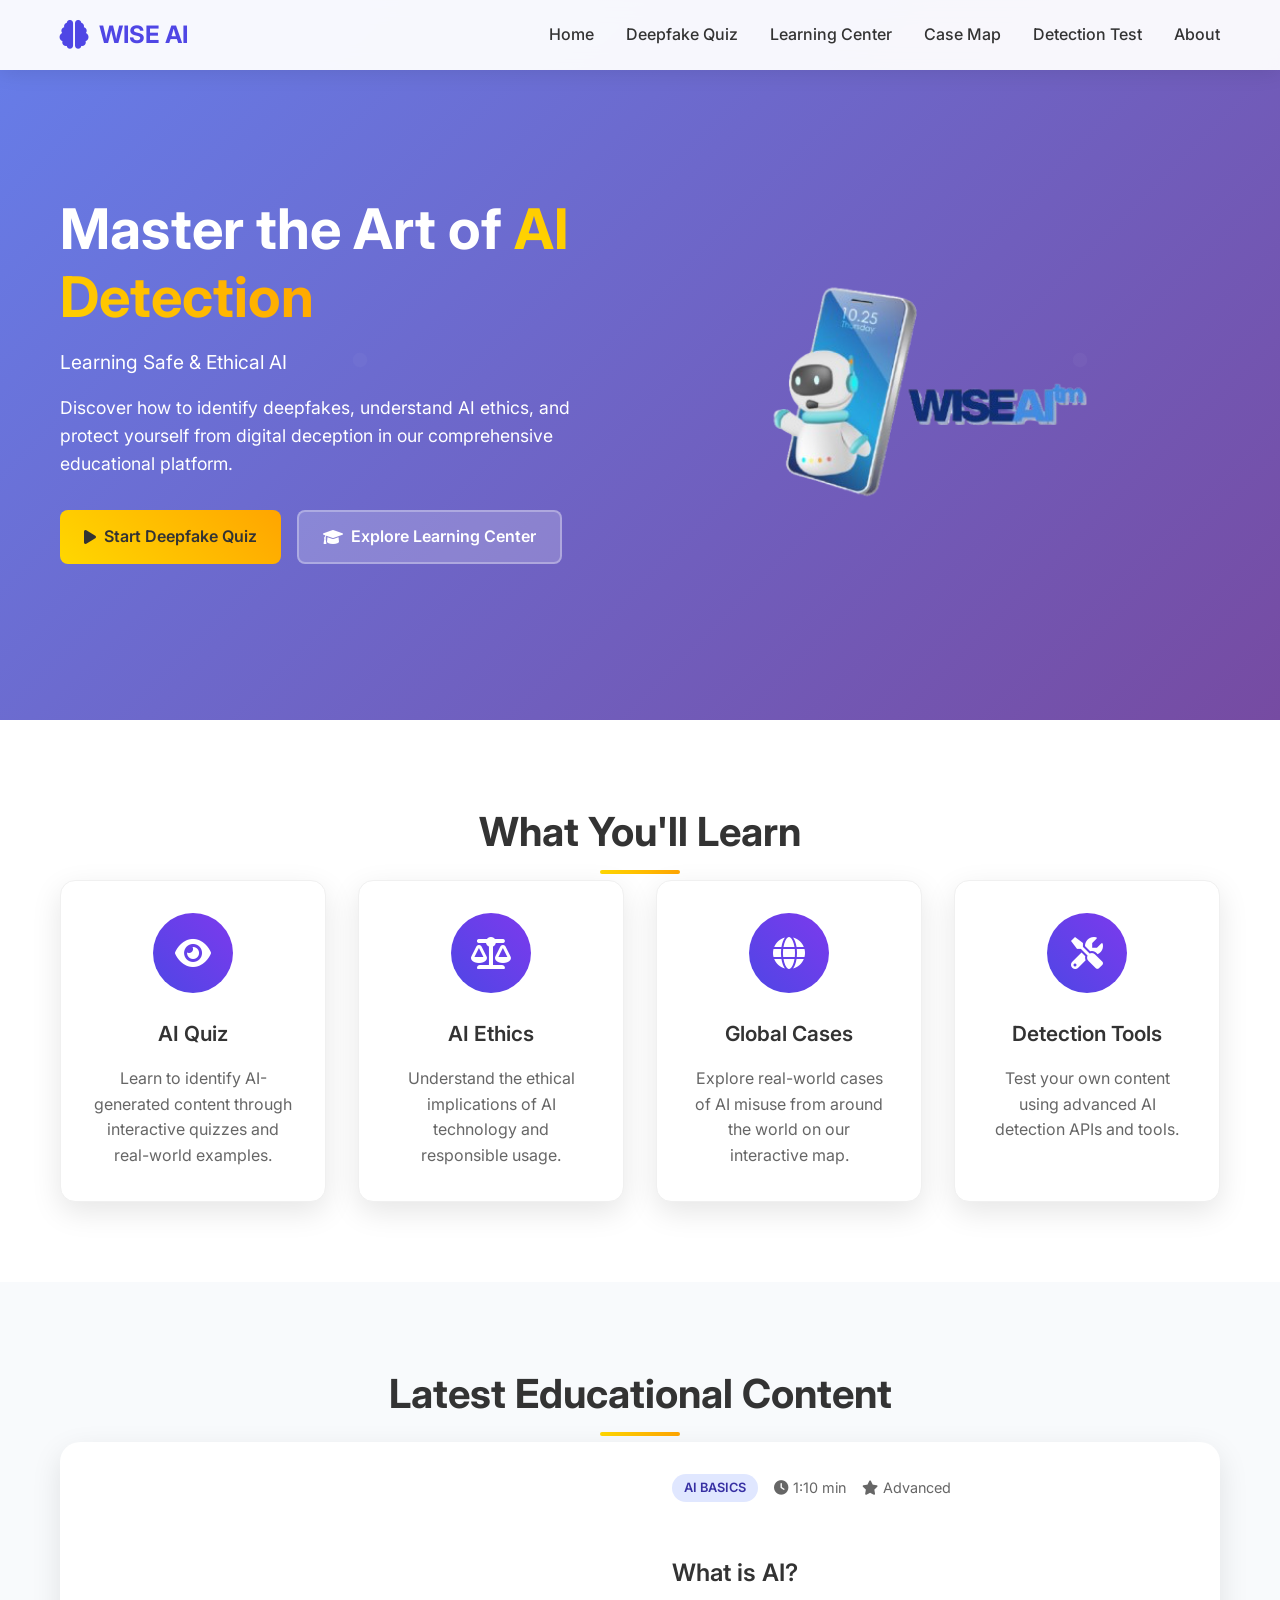
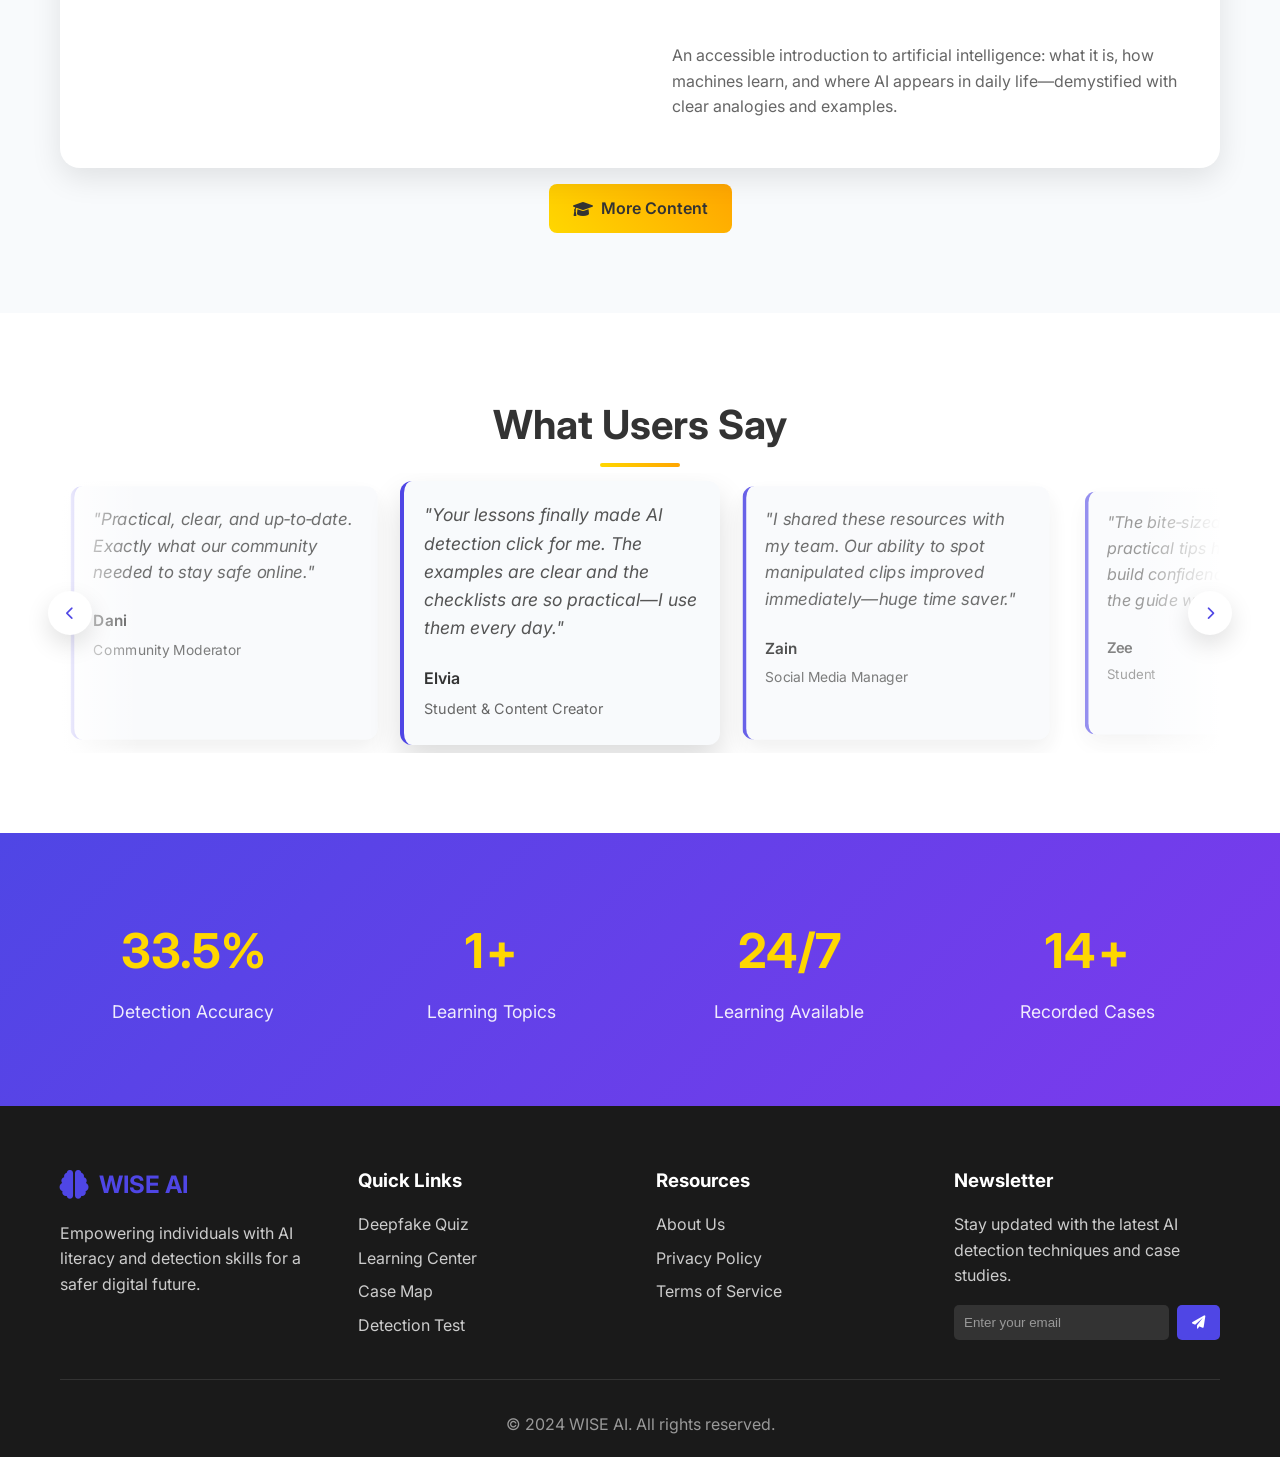
<file: index.html>
<!DOCTYPE html>
<html lang="en">
<head>
    <meta charset="UTF-8">
    <meta name="viewport" content="width=device-width, initial-scale=1.0">
    <title>WISE AI - Learning Safe & Ethical AI</title>
    <link rel="stylesheet" href="css/style.css">
    <link rel="stylesheet" href="css/about.css">
    <link rel="stylesheet" href="css/learning.css">
    <link href="https://fonts.googleapis.com/css2?family=Inter:wght@300;400;500;600;700&display=swap" rel="stylesheet">
    <link rel="stylesheet" href="https://cdnjs.cloudflare.com/ajax/libs/font-awesome/6.0.0/css/all.min.css">
</head>
<body>
    <!-- Navigation -->
    <nav class="navbar">
        <div class="nav-container">
            <div class="nav-logo">
                <i class="fas fa-brain"></i>
                <span>WISE AI</span>
            </div>
            <ul class="nav-menu">
                <li><a href="index.html" class="nav-link active">Home</a></li>
                <li><a href="quiz-deepfake.html" class="nav-link">Deepfake Quiz</a></li>
                <li><a href="learning.html" class="nav-link">Learning Center</a></li>
                <li><a href="map.html" class="nav-link">Case Map</a></li>
                <li><a href="deepware-api.html" class="nav-link">Detection Test</a></li>
                <li><a href="about.html" class="nav-link">About</a></li>
            </ul>
            <div class="hamburger">
                <span class="bar"></span>
                <span class="bar"></span>
                <span class="bar"></span>
            </div>
        </div>
    </nav>

    <!-- Hero Section -->
    <section class="hero">
        <div class="hero-container">
            <div class="hero-content">
                <h1 class="hero-title">
                    Master the Art of
                    <span class="gradient-text">AI Detection</span>
                </h1>
                <p class="hero-subtitle">Learning Safe & Ethical AI</p>
                <p class="hero-description">
                    Discover how to identify deepfakes, understand AI ethics, and protect yourself 
                    from digital deception in our comprehensive educational platform.
                </p>
                <div class="hero-buttons">
                    <a href="quiz-deepfake.html" class="btn btn-primary">
                        <i class="fas fa-play"></i>
                        Start Deepfake Quiz
                    </a>
                    <a href="learning.html" class="btn btn-secondary">
                        <i class="fas fa-graduation-cap"></i>
                        Explore Learning Center
                    </a>
                </div>
            </div>
            <div class="hero-visual">
                <img src="assets/images/foto.PNG" alt="WISE AI" class="hero-visual-image" />
            </div>
        </div>
    </section>

    <!-- Features Section -->
    <section class="features">
        <div class="container">
            <h2 class="section-title">What You'll Learn</h2>
            <div class="features-grid">
                <div class="feature-card">
                    <div class="feature-icon">
                        <i class="fas fa-eye"></i>
                    </div>
                    <h3>AI Quiz</h3>
                    <p>Learn to identify AI-generated content through interactive quizzes and real-world examples.</p>
                </div>
                <div class="feature-card">
                    <div class="feature-icon">
                        <i class="fas fa-balance-scale"></i>
                    </div>
                    <h3>AI Ethics</h3>
                    <p>Understand the ethical implications of AI technology and responsible usage.</p>
                </div>
                <div class="feature-card">
                    <div class="feature-icon">
                        <i class="fas fa-globe"></i>
                    </div>
                    <h3>Global Cases</h3>
                    <p>Explore real-world cases of AI misuse from around the world on our interactive map.</p>
                </div>
                <div class="feature-card">
                    <div class="feature-icon">
                        <i class="fas fa-tools"></i>
                    </div>
                    <h3>Detection Tools</h3>
                    <p>Test your own content using advanced AI detection APIs and tools.</p>
                </div>
            </div>
        </div>
    </section>

    <!-- Latest Video Section -->
    <section class="latest-video">
        <div class="container">
            <h2 class="section-title">Latest Educational Content</h2>
            <!-- Use the exact featured-card structure from Learning Center -->
            <div class="featured-card" data-category="basics">
                <div class="video-container">
                    <iframe 
                        src="https://www.youtube.com/embed/s8IGWdkxM9E" 
                        frameborder="0" 
                        allow="accelerometer; autoplay; clipboard-write; encrypted-media; gyroscope; picture-in-picture" 
                        allowfullscreen loading="lazy">
                    </iframe>
                </div>
                <div class="video-info">
                    <div class="video-meta">
                        <span class="category basics">AI Basics</span>
                        <span class="duration"><i class="fas fa-clock"></i> 1:10 min</span>
                        <span class="level"><i class="fas fa-star"></i> Advanced</span>
                    </div>
                    <h3>What is AI?</h3>
                    <p>An accessible introduction to artificial intelligence: what it is, how machines learn, and where AI appears in daily life—demystified with clear analogies and examples.</p>
                </div>
            </div>
            <div class="cta-buttons" style="margin-top: 1rem; justify-content: center;">
                <a href="learning.html" class="btn btn-primary">
                    <i class="fas fa-graduation-cap"></i>
                    More Content
                </a>
            </div>
        </div>
    </section>

    <!-- User Quotes (synced with About page) -->
    <section class="quotes-section">
        <div class="container">
            <h2 class="section-title">What Users Say</h2>
            <div class="quotes-slider">
                <button class="quotes-nav prev" aria-label="Previous">
                    <i class="fas fa-chevron-left"></i>
                </button>
                <div class="quotes-viewport" id="quotesViewport">
                    <div class="quotes-track" id="quotesTrack">
                        <div class="quote-card">
                            <div class="quote-content">
                                <p>"Your lessons finally made AI detection click for me. The examples are clear and the checklists are so practical—I use them every day."</p>
                            </div>
                            <div class="quote-author">
                                <div class="author-info">
                                    <h4>Elvia</h4>
                                    <span>Student & Content Creator</span>
                                </div>
                            </div>
                        </div>
                        <div class="quote-card">
                            <div class="quote-content">
                                <p>"I shared these resources with my team. Our ability to spot manipulated clips improved immediately—huge time saver."</p>
                            </div>
                            <div class="quote-author">
                                <div class="author-info">
                                    <h4>Zain</h4>
                                    <span>Social Media Manager</span>
                                </div>
                            </div>
                        </div>
                        <div class="quote-card">
                            <div class="quote-content">
                                <p>"The bite‑sized lessons and practical tips helped my students build confidence quickly. This is the guide we needed."</p>
                            </div>
                            <div class="quote-author">
                                <div class="author-info">
                                    <h4>Zee</h4>
                                    <span>Student</span>
                                </div>
                            </div>
                        </div>
                        <div class="quote-card">
                            <div class="quote-content">
                                <p>"The frameworks are simple but powerful. I can assess suspicious videos faster and explain my reasoning to colleagues."</p>
                            </div>
                            <div class="quote-author">
                                <div class="author-info">
                                    <h4>Ravi</h4>
                                    <span>Communications Lead</span>
                                </div>
                            </div>
                        </div>
                        <div class="quote-card">
                            <div class="quote-content">
                                <p>"Love the checklists! They turned vague intuition into concrete steps. My accuracy is way better now."</p>
                            </div>
                            <div class="quote-author">
                                <div class="author-info">
                                    <h4>Lina</h4>
                                    <span>Journalism Student</span>
                                </div>
                            </div>
                        </div>
                        <div class="quote-card">
                            <div class="quote-content">
                                <p>"Our classroom discussions are so much richer. Students quickly pick up the signs of AI manipulation."</p>
                            </div>
                            <div class="quote-author">
                                <div class="author-info">
                                    <h4>Arman</h4>
                                    <span>Teacher</span>
                                </div>
                            </div>
                        </div>
                        <div class="quote-card">
                            <div class="quote-content">
                                <p>"Short lessons fit my schedule. I learned to spot artifacts I’d never noticed before."</p>
                            </div>
                            <div class="quote-author">
                                <div class="author-info">
                                    <h4>Mira</h4>
                                    <span>Creator</span>
                                </div>
                            </div>
                        </div>
                        <div class="quote-card">
                            <div class="quote-content">
                                <p>"Practical, clear, and up‑to‑date. Exactly what our community needed to stay safe online."</p>
                            </div>
                            <div class="quote-author">
                                <div class="author-info">
                                    <h4>Dani</h4>
                                    <span>Community Moderator</span>
                                </div>
                            </div>
                        </div>
                    </div>
                </div>
                <button class="quotes-nav next" aria-label="Next">
                    <i class="fas fa-chevron-right"></i>
                </button>
            </div>
        </div>
    </section>

    <!-- Stats Section -->
    <section class="stats">
        <div class="container">
            <div class="stats-grid">
                <div class="stat-item">
                    <div class="stat-number">89.7%</div>
                    <div class="stat-label">Detection Accuracy</div>
                </div>
                <div class="stat-item">
                    <div class="stat-number">5<span class="stat-suffix">+</span></div>
                    <div class="stat-label">Learning Topics</div>
                </div>
                <div class="stat-item">
                    <div class="stat-number">24/7</div>
                    <div class="stat-label">Learning Available</div>
                </div>
                <div class="stat-item">
                    <div class="stat-number">40<span class="stat-suffix">+</span></div>
                    <div class="stat-label">Recorded Cases</div>
                </div>
            </div>
        </div>
    </section>

    <!-- Footer -->
    <footer class="footer">
        <div class="container">
            <div class="footer-content">
                <div class="footer-section">
                    <div class="footer-logo">
                        <i class="fas fa-brain"></i>
                        <span>WISE AI</span>
                    </div>
                    <p>Empowering individuals with AI literacy and detection skills for a safer digital future.</p>
                </div>
                <div class="footer-section">
                    <h3>Quick Links</h3>
                    <ul>
                        <li><a href="quiz-deepfake.html">Deepfake Quiz</a></li>
                        <li><a href="learning.html">Learning Center</a></li>
                        <li><a href="map.html">Case Map</a></li>
                        <li><a href="deepware-api.html">Detection Test</a></li>
                    </ul>
                </div>
                <div class="footer-section">
                    <h3>Resources</h3>
                    <ul>
                        <li><a href="about.html">About Us</a></li>
                        <li><a href="#">Privacy Policy</a></li>
                        <li><a href="#">Terms of Service</a></li>
                    </ul>
                </div>
                <div class="footer-section">
                    <h3>Newsletter</h3>
                    <p>Stay updated with the latest AI detection techniques and case studies.</p>
                    <form class="newsletter-form">
                        <input type="email" placeholder="Enter your email">
                        <button type="submit"><i class="fas fa-paper-plane"></i></button>
                    </form>
                </div>
            </div>
            <div class="footer-bottom">
                <p>&copy; 2024 WISE AI. All rights reserved.</p>
            </div>
        </div>
    </footer>

<script src="js/script.js"></script>
<script>
// Quotes slider: infinite, always 3 visible (center + fades), seamless rotation
(function(){
    const viewport = document.getElementById('quotesViewport');
    const track = document.getElementById('quotesTrack');
    const prevBtn = document.querySelector('.quotes-nav.prev');
    const nextBtn = document.querySelector('.quotes-nav.next');

    function cards() { return Array.from(track.querySelectorAll('.quote-card')); }

    function getStep() {
        const first = track.querySelector('.quote-card');
        if (!first) return 0;
        const cardWidth = first.getBoundingClientRect().width;
        const gap = parseFloat(getComputedStyle(track).gap || '0');
        return cardWidth + gap;
    }

    function setClasses() {
        const arr = cards();
        // center is index 1 (middle of 3 visible peek layout)
        arr.forEach((c, i) => { c.classList.remove('active','near'); });
        if (arr.length === 0) return;
        const centerIdx = 1; // ensure center is second element after rotations
        const leftIdx = 0;
        const rightIdx = 2 % arr.length;
        if (arr[leftIdx]) arr[leftIdx].classList.add('near');
        if (arr[centerIdx]) arr[centerIdx].classList.add('active');
        if (arr[rightIdx]) arr[rightIdx].classList.add('near');
    }

    function animateTo(x, cb) {
        track.style.transition = 'transform 0.45s cubic-bezier(.22,.61,.36,1)';
        track.style.transform = `translateX(${x}px)`;
        const onEnd = () => { track.removeEventListener('transitionend', onEnd); track.style.transition = 'none'; cb && cb(); };
        track.addEventListener('transitionend', onEnd);
    }

    function next() {
        const step = -getStep();
        animateTo(step, () => {
            // rotate: move first to end
            const first = track.firstElementChild;
            if (first) track.appendChild(first);
            track.style.transform = 'translateX(0px)';
            setClasses();
        });
    }

    function prev() {
        const step = -getStep();
        // pre-rotate: move last to start and offset left instantly, then animate back to 0
        const last = track.lastElementChild;
        if (last) track.insertBefore(last, track.firstElementChild);
        track.style.transition = 'none';
        track.style.transform = `translateX(${step}px)`;
        requestAnimationFrame(() => {
            animateTo(0, () => { setClasses(); });
        });
    }

    prevBtn.addEventListener('click', prev);
    nextBtn.addEventListener('click', next);

    // Swipe support
    let startX = 0, dragging = false;
    track.addEventListener('pointerdown', (e) => { dragging = true; startX = e.clientX; track.setPointerCapture(e.pointerId); });
    track.addEventListener('pointerup', (e) => {
        if (!dragging) return; dragging = false;
        const delta = e.clientX - startX;
        if (Math.abs(delta) > 40) { delta < 0 ? next() : prev(); }
    });

    // Initialize: ensure left side not empty by rotating once so middle has neighbors
    // Move last to front to have a left neighbor initially
    const last = track.lastElementChild;
    if (last) track.insertBefore(last, track.firstElementChild);
    track.style.transition = 'none';
    track.style.transform = 'translateX(0px)';
    setClasses();
    // recalc on resize
    window.addEventListener('resize', () => { track.style.transition = 'none'; track.style.transform = 'translateX(0px)'; setClasses(); });
})();
</script>
</body>
</html>
</file>
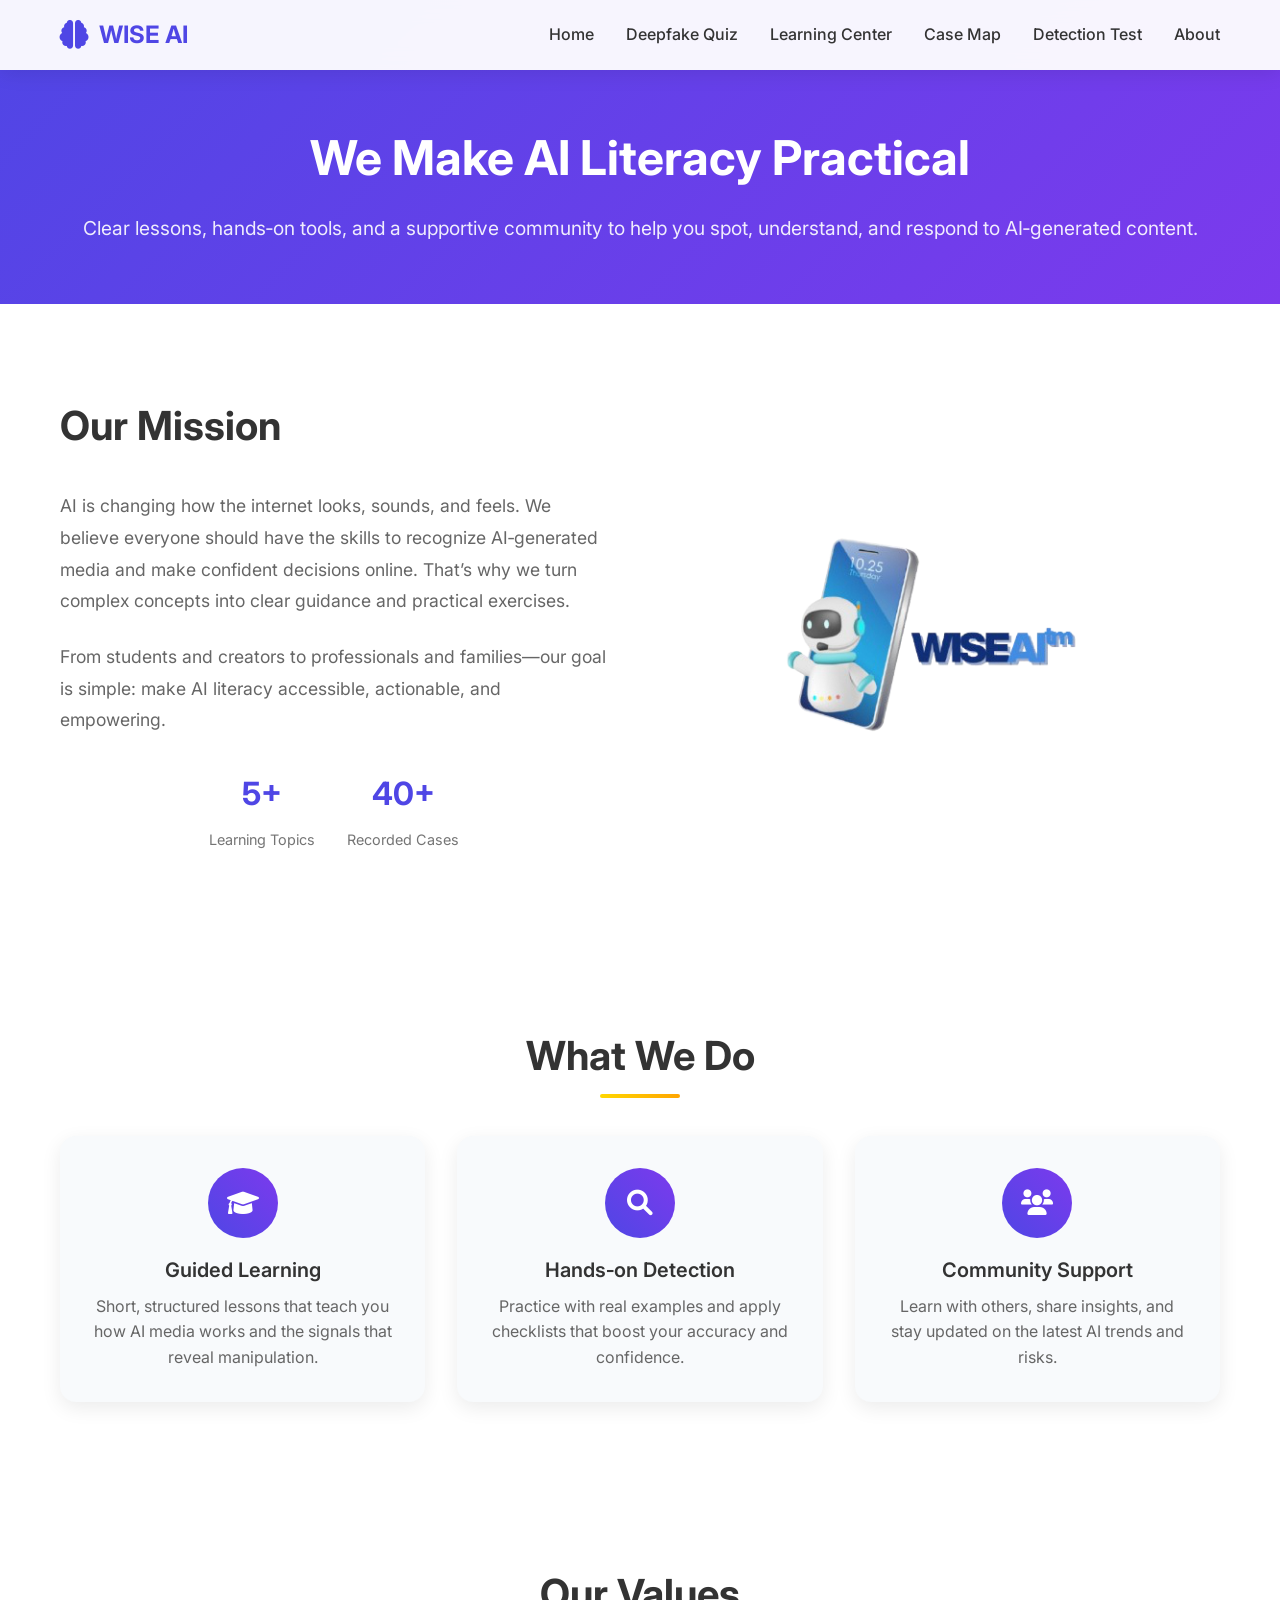
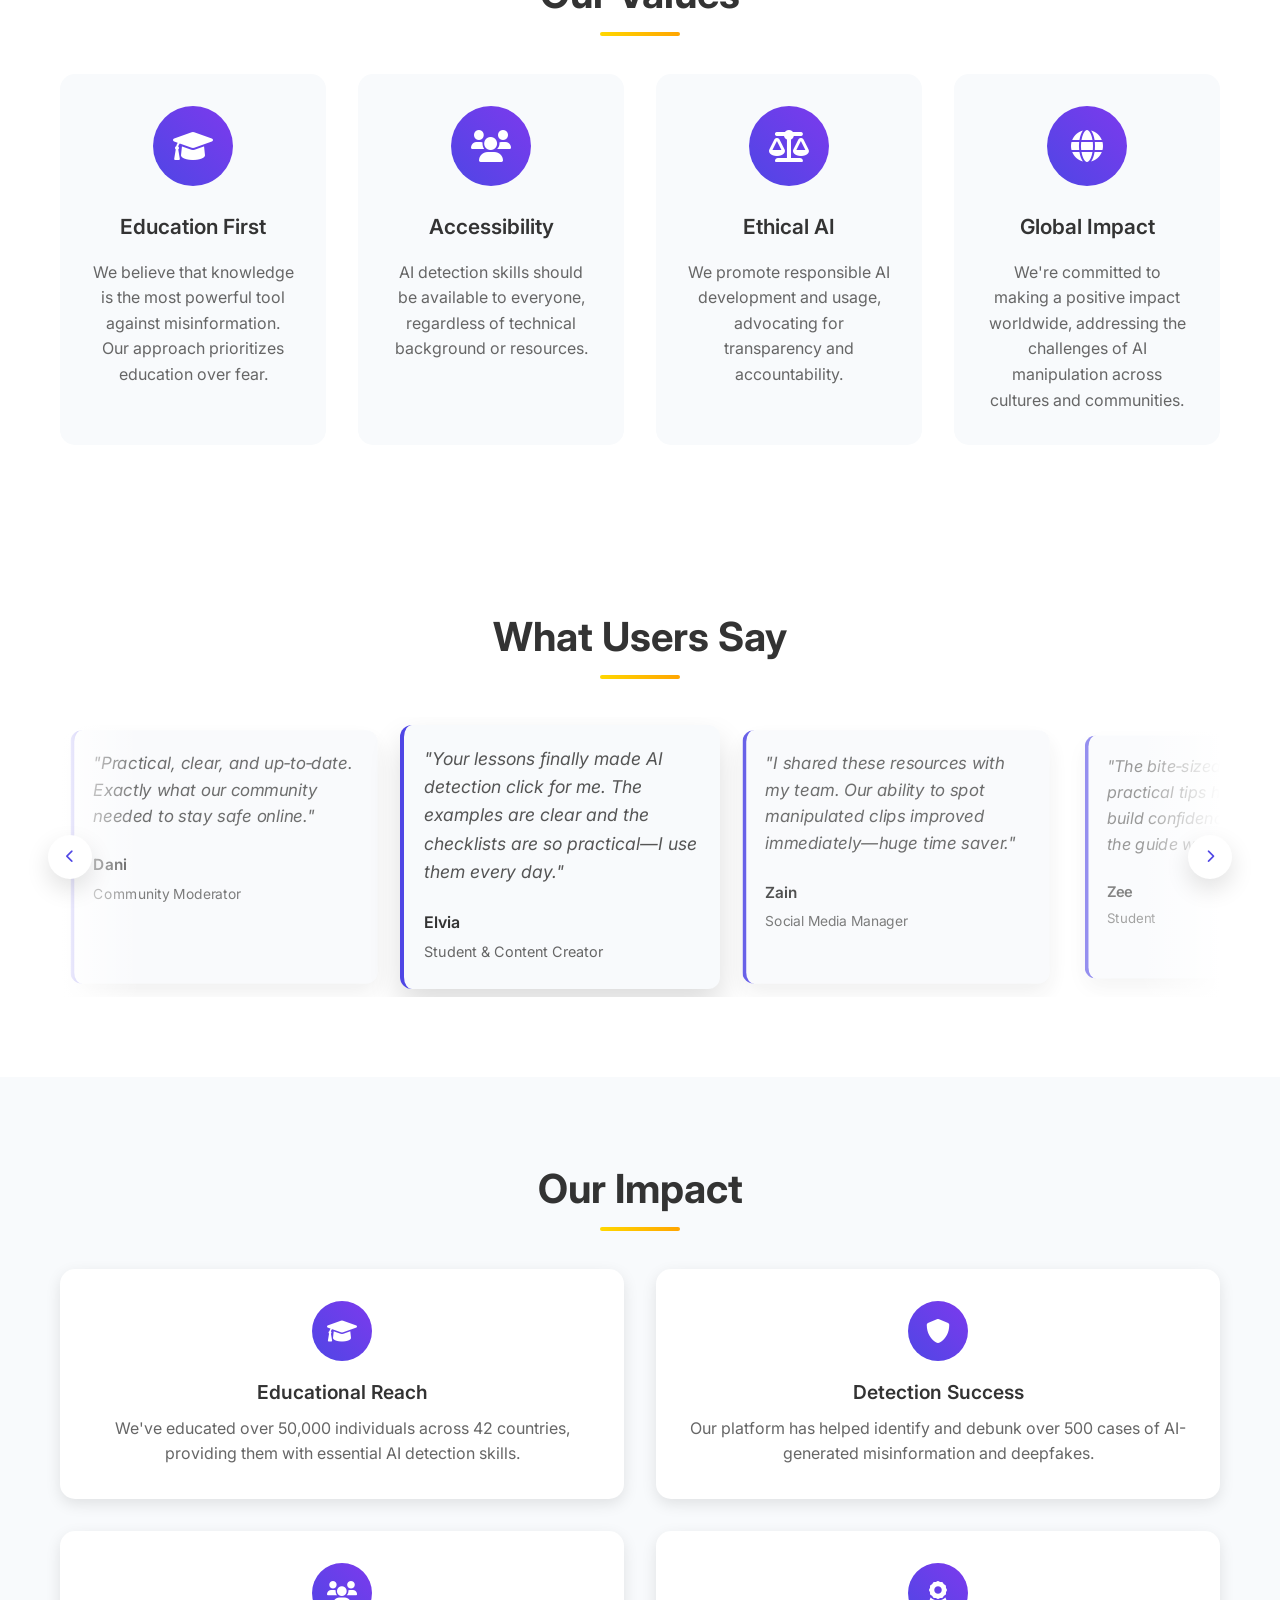
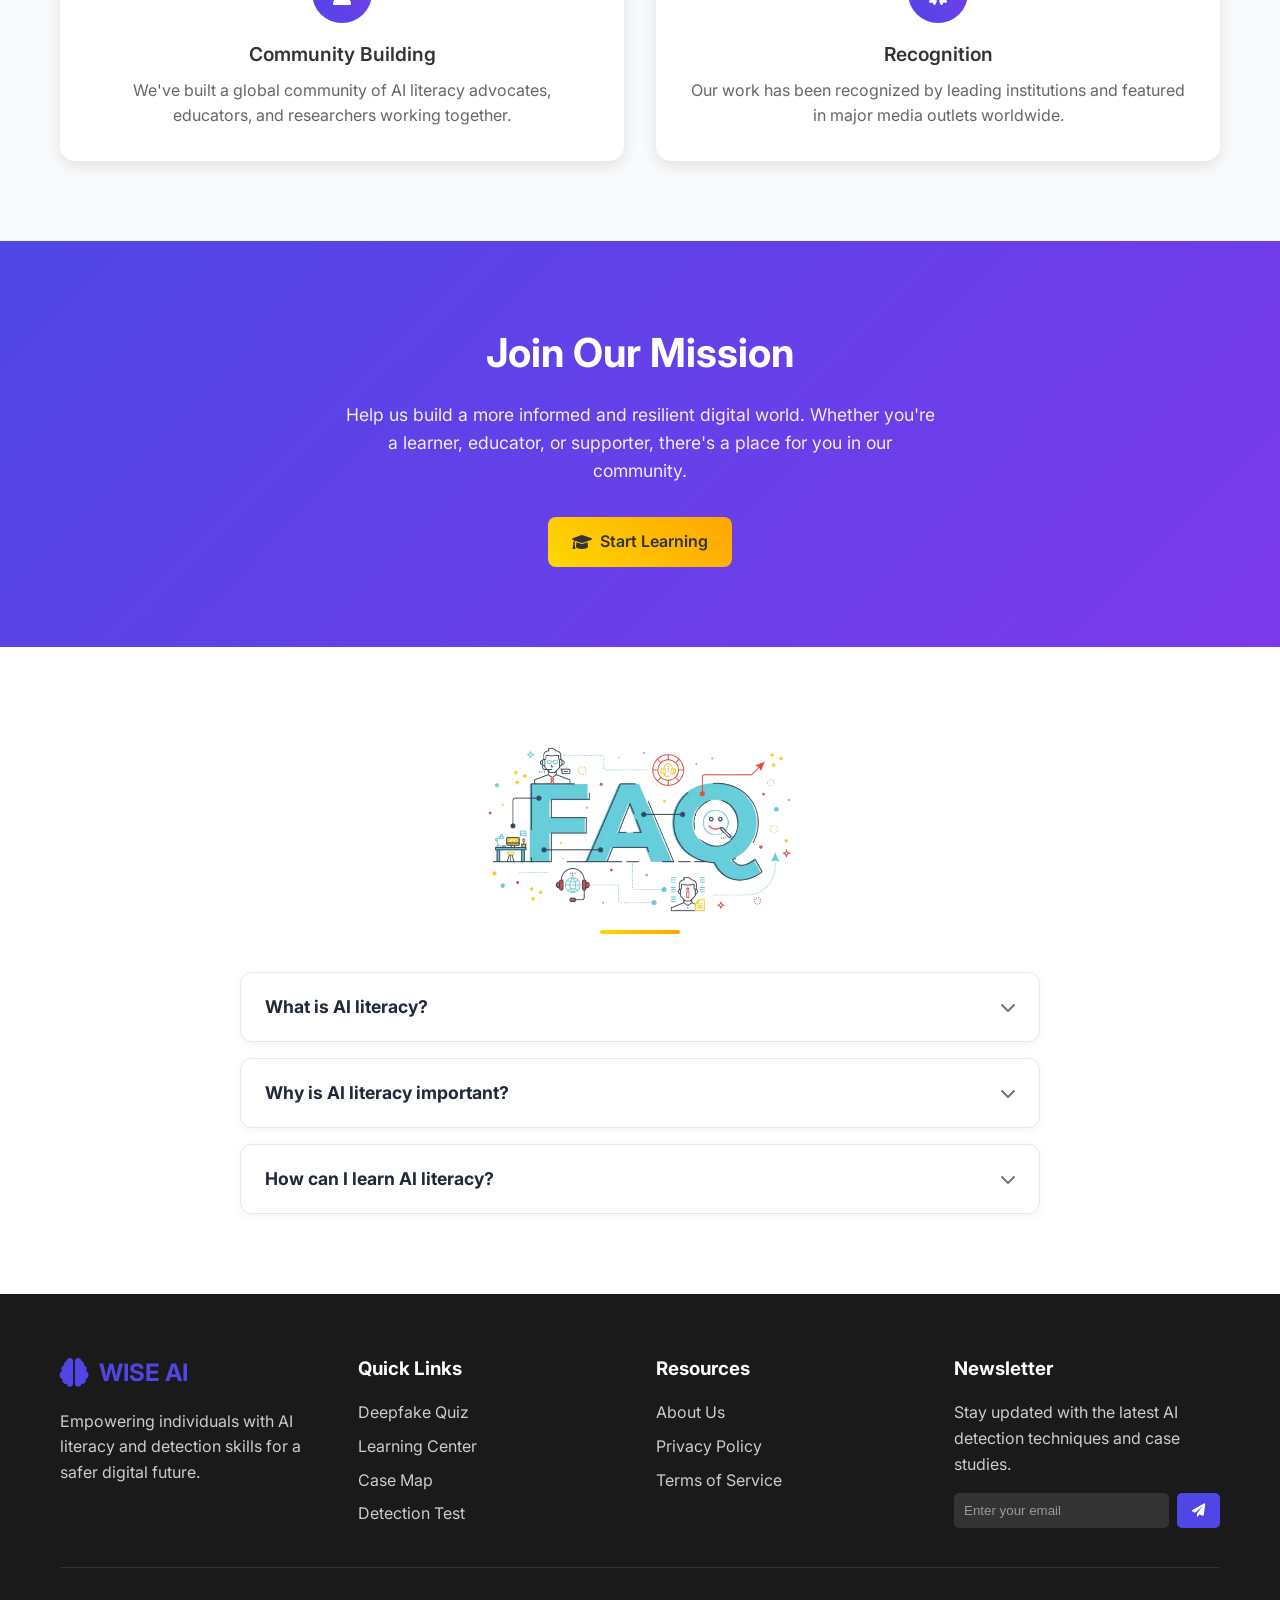
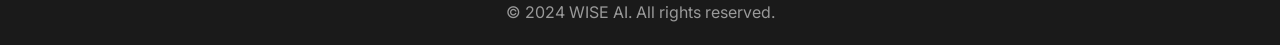
<file: about.html>
<!DOCTYPE html>
<html lang="en">
<head>
    <meta charset="UTF-8">
    <meta name="viewport" content="width=device-width, initial-scale=1.0">
    <title>About Us - WISE AI</title>
    <link rel="stylesheet" href="css/style.css">
    <link rel="stylesheet" href="css/about.css">
    <link href="https://fonts.googleapis.com/css2?family=Inter:wght@300;400;500;600;700&display=swap" rel="stylesheet">
    <link rel="stylesheet" href="https://cdnjs.cloudflare.com/ajax/libs/font-awesome/6.0.0/css/all.min.css">
</head>
<body>
    <!-- Navigation -->
    <nav class="navbar">
        <div class="nav-container">
            <div class="nav-logo">
                <i class="fas fa-brain"></i>
                <span>WISE AI</span>
            </div>
            <ul class="nav-menu">
                <li><a href="index.html" class="nav-link">Home</a></li>
                <li><a href="quiz-deepfake.html" class="nav-link">Deepfake Quiz</a></li>
                <li><a href="learning.html" class="nav-link">Learning Center</a></li>
                <li><a href="map.html" class="nav-link">Case Map</a></li>
                <li><a href="deepware-api.html" class="nav-link">Detection Test</a></li>
                <li><a href="about.html" class="nav-link active">About</a></li>
            </ul>
            <div class="hamburger">
                <span class="bar"></span>
                <span class="bar"></span>
                <span class="bar"></span>
            </div>
        </div>
    </nav>

    <!-- About Header -->
    <section class="about-header">
        <div class="container">
            <h1 class="about-title">We Make AI Literacy Practical</h1>
            <p class="about-subtitle">Clear lessons, hands‑on tools, and a supportive community to help you spot, understand, and respond to AI‑generated content.</p>
        </div>
    </section>

    <!-- Mission Section -->
    <section class="mission-section">
        <div class="container">
            <div class="mission-content">
                <div class="mission-text">
                    <h2>Our Mission</h2>
                    <p>AI is changing how the internet looks, sounds, and feels. We believe everyone should have the skills to recognize AI‑generated media and make confident decisions online. That’s why we turn complex concepts into clear guidance and practical exercises.</p>
                    <p>From students and creators to professionals and families—our goal is simple: make AI literacy accessible, actionable, and empowering.</p>
                    <div class="mission-stats">
                        <div class="stat-item">
                            <span class="stat-number">5+</span>
                            <span class="stat-label">Learning Topics</span>
                        </div>
                        <div class="stat-item">
                            <span class="stat-number">40+</span>
                            <span class="stat-label">Recorded Cases</span>
                        </div>
                    </div>
                </div>
                <div class="mission-visual">
                    <div class="mission-photo-bg" aria-hidden="true"></div>
                </div>
            </div>
        </div>
    </section>

    <!-- Highlights Section -->
    <section class="highlights-section">
        <div class="container">
            <h2 class="section-title">What We Do</h2>
            <div class="highlights-grid">
                <div class="highlight-card">
                    <div class="highlight-icon"><i class="fas fa-graduation-cap"></i></div>
                    <h3>Guided Learning</h3>
                    <p>Short, structured lessons that teach you how AI media works and the signals that reveal manipulation.</p>
                </div>
                <div class="highlight-card">
                    <div class="highlight-icon"><i class="fas fa-search"></i></div>
                    <h3>Hands‑on Detection</h3>
                    <p>Practice with real examples and apply checklists that boost your accuracy and confidence.</p>
                </div>
                <div class="highlight-card">
                    <div class="highlight-icon"><i class="fas fa-users"></i></div>
                    <h3>Community Support</h3>
                    <p>Learn with others, share insights, and stay updated on the latest AI trends and risks.</p>
                </div>
            </div>
        </div>
    </section>

    

    <!-- Values Section -->
    <section class="values-section">
        <div class="container">
            <h2 class="section-title">Our Values</h2>
            <div class="values-grid">
                <div class="value-card">
                    <div class="value-icon">
                        <i class="fas fa-graduation-cap"></i>
                    </div>
                    <h3>Education First</h3>
                    <p>We believe that knowledge is the most powerful tool against misinformation. Our approach prioritizes education over fear.</p>
                </div>
                <div class="value-card">
                    <div class="value-icon">
                        <i class="fas fa-users"></i>
                    </div>
                    <h3>Accessibility</h3>
                    <p>AI detection skills should be available to everyone, regardless of technical background or resources.</p>
                </div>
                <div class="value-card">
                    <div class="value-icon">
                        <i class="fas fa-balance-scale"></i>
                    </div>
                    <h3>Ethical AI</h3>
                    <p>We promote responsible AI development and usage, advocating for transparency and accountability.</p>
                </div>
                <div class="value-card">
                    <div class="value-icon">
                        <i class="fas fa-globe"></i>
                    </div>
                    <h3>Global Impact</h3>
                    <p>We're committed to making a positive impact worldwide, addressing the challenges of AI manipulation across cultures and communities.</p>
                </div>
            </div>
        </div>
    </section>

    <!-- User Quotes -->
    <section class="quotes-section">
        <div class="container">
            <h2 class="section-title">What Users Say</h2>
            <div class="quotes-slider">
                <button class="quotes-nav prev" aria-label="Previous">
                    <i class="fas fa-chevron-left"></i>
                </button>
                <div class="quotes-viewport" id="quotesViewport">
                    <div class="quotes-track" id="quotesTrack">
                        <div class="quote-card">
                            <div class="quote-content">
                                <p>"Your lessons finally made AI detection click for me. The examples are clear and the checklists are so practical—I use them every day."</p>
                            </div>
                            <div class="quote-author">
                                <div class="author-info">
                                    <h4>Elvia</h4>
                                    <span>Student & Content Creator</span>
                                </div>
                            </div>
                        </div>
                        <div class="quote-card">
                            <div class="quote-content">
                                <p>"I shared these resources with my team. Our ability to spot manipulated clips improved immediately—huge time saver."</p>
                            </div>
                            <div class="quote-author">
                                <div class="author-info">
                                    <h4>Zain</h4>
                                    <span>Social Media Manager</span>
                                </div>
                            </div>
                        </div>
                        <div class="quote-card">
                            <div class="quote-content">
                                <p>"The bite‑sized lessons and practical tips helped my students build confidence quickly. This is the guide we needed."</p>
                            </div>
                            <div class="quote-author">
                                <div class="author-info">
                                    <h4>Zee</h4>
                                    <span>Student</span>
                                </div>
                            </div>
                        </div>
                        <div class="quote-card">
                            <div class="quote-content">
                                <p>"The frameworks are simple but powerful. I can assess suspicious videos faster and explain my reasoning to colleagues."</p>
                            </div>
                            <div class="quote-author">
                                <div class="author-info">
                                    <h4>Ravi</h4>
                                    <span>Communications Lead</span>
                                </div>
                            </div>
                        </div>
                        <div class="quote-card">
                            <div class="quote-content">
                                <p>"Love the checklists! They turned vague intuition into concrete steps. My accuracy is way better now."</p>
                            </div>
                            <div class="quote-author">
                                <div class="author-info">
                                    <h4>Lina</h4>
                                    <span>Journalism Student</span>
                                </div>
                            </div>
                        </div>
                        <div class="quote-card">
                            <div class="quote-content">
                                <p>"Our classroom discussions are so much richer. Students quickly pick up the signs of AI manipulation."</p>
                            </div>
                            <div class="quote-author">
                                <div class="author-info">
                                    <h4>Arman</h4>
                                    <span>Teacher</span>
                                </div>
                            </div>
                        </div>
                        <div class="quote-card">
                            <div class="quote-content">
                                <p>"Short lessons fit my schedule. I learned to spot artifacts I’d never noticed before."</p>
                            </div>
                            <div class="quote-author">
                                <div class="author-info">
                                    <h4>Mira</h4>
                                    <span>Creator</span>
                                </div>
                            </div>
                        </div>
                        <div class="quote-card">
                            <div class="quote-content">
                                <p>"Practical, clear, and up‑to‑date. Exactly what our community needed to stay safe online."</p>
                            </div>
                            <div class="quote-author">
                                <div class="author-info">
                                    <h4>Dani</h4>
                                    <span>Community Moderator</span>
                                </div>
                            </div>
                        </div>
                    </div>
                </div>
                <button class="quotes-nav next" aria-label="Next">
                    <i class="fas fa-chevron-right"></i>
                </button>
            </div>
        </div>
    </section>

    <!-- Impact Section -->
    <section class="impact-section">
        <div class="container">
            <h2 class="section-title">Our Impact</h2>
            <div class="impact-grid">
                <div class="impact-card">
                    <div class="impact-icon">
                        <i class="fas fa-graduation-cap"></i>
                    </div>
                    <div class="impact-content">
                        <h3>Educational Reach</h3>
                        <p>We've educated over 50,000 individuals across 42 countries, providing them with essential AI detection skills.</p>
                    </div>
                </div>
                <div class="impact-card">
                    <div class="impact-icon">
                        <i class="fas fa-shield-alt"></i>
                    </div>
                    <div class="impact-content">
                        <h3>Detection Success</h3>
                        <p>Our platform has helped identify and debunk over 500 cases of AI-generated misinformation and deepfakes.</p>
                    </div>
                </div>
                <div class="impact-card">
                    <div class="impact-icon">
                        <i class="fas fa-users"></i>
                    </div>
                    <div class="impact-content">
                        <h3>Community Building</h3>
                        <p>We've built a global community of AI literacy advocates, educators, and researchers working together.</p>
                    </div>
                </div>
                <div class="impact-card">
                    <div class="impact-icon">
                        <i class="fas fa-award"></i>
                    </div>
                    <div class="impact-content">
                        <h3>Recognition</h3>
                        <p>Our work has been recognized by leading institutions and featured in major media outlets worldwide.</p>
                    </div>
                </div>
            </div>
        </div>
    </section>

    <!-- Call to Action -->
    <section class="cta-section">
        <div class="container">
            <div class="cta-content">
                <h2>Join Our Mission</h2>
                <p>Help us build a more informed and resilient digital world. Whether you're a learner, educator, or supporter, there's a place for you in our community.</p>
                <div class="cta-buttons">
                    <a href="learning.html" class="btn btn-primary">
                        <i class="fas fa-graduation-cap"></i>
                        Start Learning
                    </a>
                </div>
            </div>
        </div>
    </section>

    <!-- FAQ Section -->
    <section class="faq-section">
        <div class="container">
            <h2 class="section-title"><img src="assets/images/faq.png" alt="Frequently Asked Questions" class="faq-icon"></h2>
            <div class="faq-grid">
                <div class="faq-item">
                    <div class="faq-question">
                        <h3>What is AI literacy?</h3>
                        <i class="fas fa-chevron-down" aria-hidden="true"></i>
                    </div>
                    <div class="faq-answer">
                        <p>AI literacy refers to the ability to understand and critically evaluate AI-generated content, including deepfakes, AI-written text, and more.</p>
                    </div>
                </div>
                <div class="faq-item">
                    <div class="faq-question">
                        <h3>Why is AI literacy important?</h3>
                        <i class="fas fa-chevron-down" aria-hidden="true"></i>
                    </div>
                    <div class="faq-answer">
                        <p>AI literacy is crucial in today's digital age, as it helps individuals make informed decisions, avoid misinformation, and protect themselves from AI-generated threats.</p>
                    </div>
                </div>
                <div class="faq-item">
                    <div class="faq-question">
                        <h3>How can I learn AI literacy?</h3>
                        <i class="fas fa-chevron-down" aria-hidden="true"></i>
                    </div>
                    <div class="faq-answer">
                        <p>You can learn AI literacy through our interactive lessons, hands-on detection exercises, and community support. Start your journey today!</p>
                    </div>
                </div>
            </div>
        </div>
    </section>

    <!-- Footer -->
    <footer class="footer">
        <div class="container">
            <div class="footer-content">
                <div class="footer-section">
                    <div class="footer-logo">
                        <i class="fas fa-brain"></i>
                        <span>WISE AI</span>
                    </div>
                    <p>Empowering individuals with AI literacy and detection skills for a safer digital future.</p>
                </div>
                <div class="footer-section">
                    <h3>Quick Links</h3>
                    <ul>
                        <li><a href="quiz-deepfake.html">Deepfake Quiz</a></li>
                        <li><a href="learning.html">Learning Center</a></li>
                        <li><a href="map.html">Case Map</a></li>
                        <li><a href="deepware-api.html">Detection Test</a></li>
                    </ul>
                </div>
                <div class="footer-section">
                    <h3>Resources</h3>
                    <ul>
                        <li><a href="about.html">About Us</a></li>
                        <li><a href="#">Privacy Policy</a></li>
                        <li><a href="#">Terms of Service</a></li>
                    </ul>
                </div>
                <div class="footer-section">
                    <h3>Newsletter</h3>
                    <p>Stay updated with the latest AI detection techniques and case studies.</p>
                    <form class="newsletter-form">
                        <input type="email" placeholder="Enter your email">
                        <button type="submit"><i class="fas fa-paper-plane"></i></button>
                    </form>
                </div>
            </div>
            <div class="footer-bottom">
                <p>&copy; 2024 WISE AI. All rights reserved.</p>
            </div>
        </div>
    </footer>

    <script src="js/script.js"></script>
    <script>
    // Quotes slider: infinite, always 3 visible (center + fades), seamless rotation
    (function(){
        const viewport = document.getElementById('quotesViewport');
        const track = document.getElementById('quotesTrack');
        const prevBtn = document.querySelector('.quotes-nav.prev');
        const nextBtn = document.querySelector('.quotes-nav.next');

        function cards() { return Array.from(track.querySelectorAll('.quote-card')); }

        function getStep() {
            const first = track.querySelector('.quote-card');
            if (!first) return 0;
            const cardWidth = first.getBoundingClientRect().width;
            const gap = parseFloat(getComputedStyle(track).gap || '0');
            return cardWidth + gap;
        }

        function setClasses() {
            const arr = cards();
            // center is index 1 (middle of 3 visible peek layout)
            arr.forEach((c, i) => { c.classList.remove('active','near'); });
            if (arr.length === 0) return;
            const centerIdx = 1; // ensure center is second element after rotations
            const leftIdx = 0;
            const rightIdx = 2 % arr.length;
            if (arr[leftIdx]) arr[leftIdx].classList.add('near');
            if (arr[centerIdx]) arr[centerIdx].classList.add('active');
            if (arr[rightIdx]) arr[rightIdx].classList.add('near');
        }

        function animateTo(x, cb) {
            track.style.transition = 'transform 0.45s cubic-bezier(.22,.61,.36,1)';
            track.style.transform = `translateX(${x}px)`;
            const onEnd = () => { track.removeEventListener('transitionend', onEnd); track.style.transition = 'none'; cb && cb(); };
            track.addEventListener('transitionend', onEnd);
        }

        function next() {
            const step = -getStep();
            animateTo(step, () => {
                // rotate: move first to end
                const first = track.firstElementChild;
                if (first) track.appendChild(first);
                track.style.transform = 'translateX(0px)';
                setClasses();
            });
        }

        function prev() {
            const step = -getStep();
            // pre-rotate: move last to start and offset left instantly, then animate back to 0
            const last = track.lastElementChild;
            if (last) track.insertBefore(last, track.firstElementChild);
            track.style.transition = 'none';
            track.style.transform = `translateX(${step}px)`;
            requestAnimationFrame(() => {
                animateTo(0, () => { setClasses(); });
            });
        }

        prevBtn.addEventListener('click', prev);
        nextBtn.addEventListener('click', next);

        // Swipe support
        let startX = 0, dragging = false;
        track.addEventListener('pointerdown', (e) => { dragging = true; startX = e.clientX; track.setPointerCapture(e.pointerId); });
        track.addEventListener('pointerup', (e) => {
            if (!dragging) return; dragging = false;
            const delta = e.clientX - startX;
            if (Math.abs(delta) > 40) { delta < 0 ? next() : prev(); }
        });

        // Initialize: ensure left side not empty by rotating once so middle has neighbors
        // Move last to front to have a left neighbor initially
        const last = track.lastElementChild;
        if (last) track.insertBefore(last, track.firstElementChild);
        track.style.transition = 'none';
        track.style.transform = 'translateX(0px)';
        setClasses();
        // recalc on resize
        window.addEventListener('resize', () => { track.style.transition = 'none'; track.style.transform = 'translateX(0px)'; setClasses(); });
    })();
    </script>
    <script>
    // FAQ accordion for About page
    (function(){
        const items = document.querySelectorAll('.faq-item');
        items.forEach(item => {
            const q = item.querySelector('.faq-question');
            if (!q) return;
            q.addEventListener('click', () => {
                items.forEach(other => { if (other !== item) other.classList.remove('active'); });
                item.classList.toggle('active');
            });
        });
    })();
    </script>
</body>
</html>
</file>
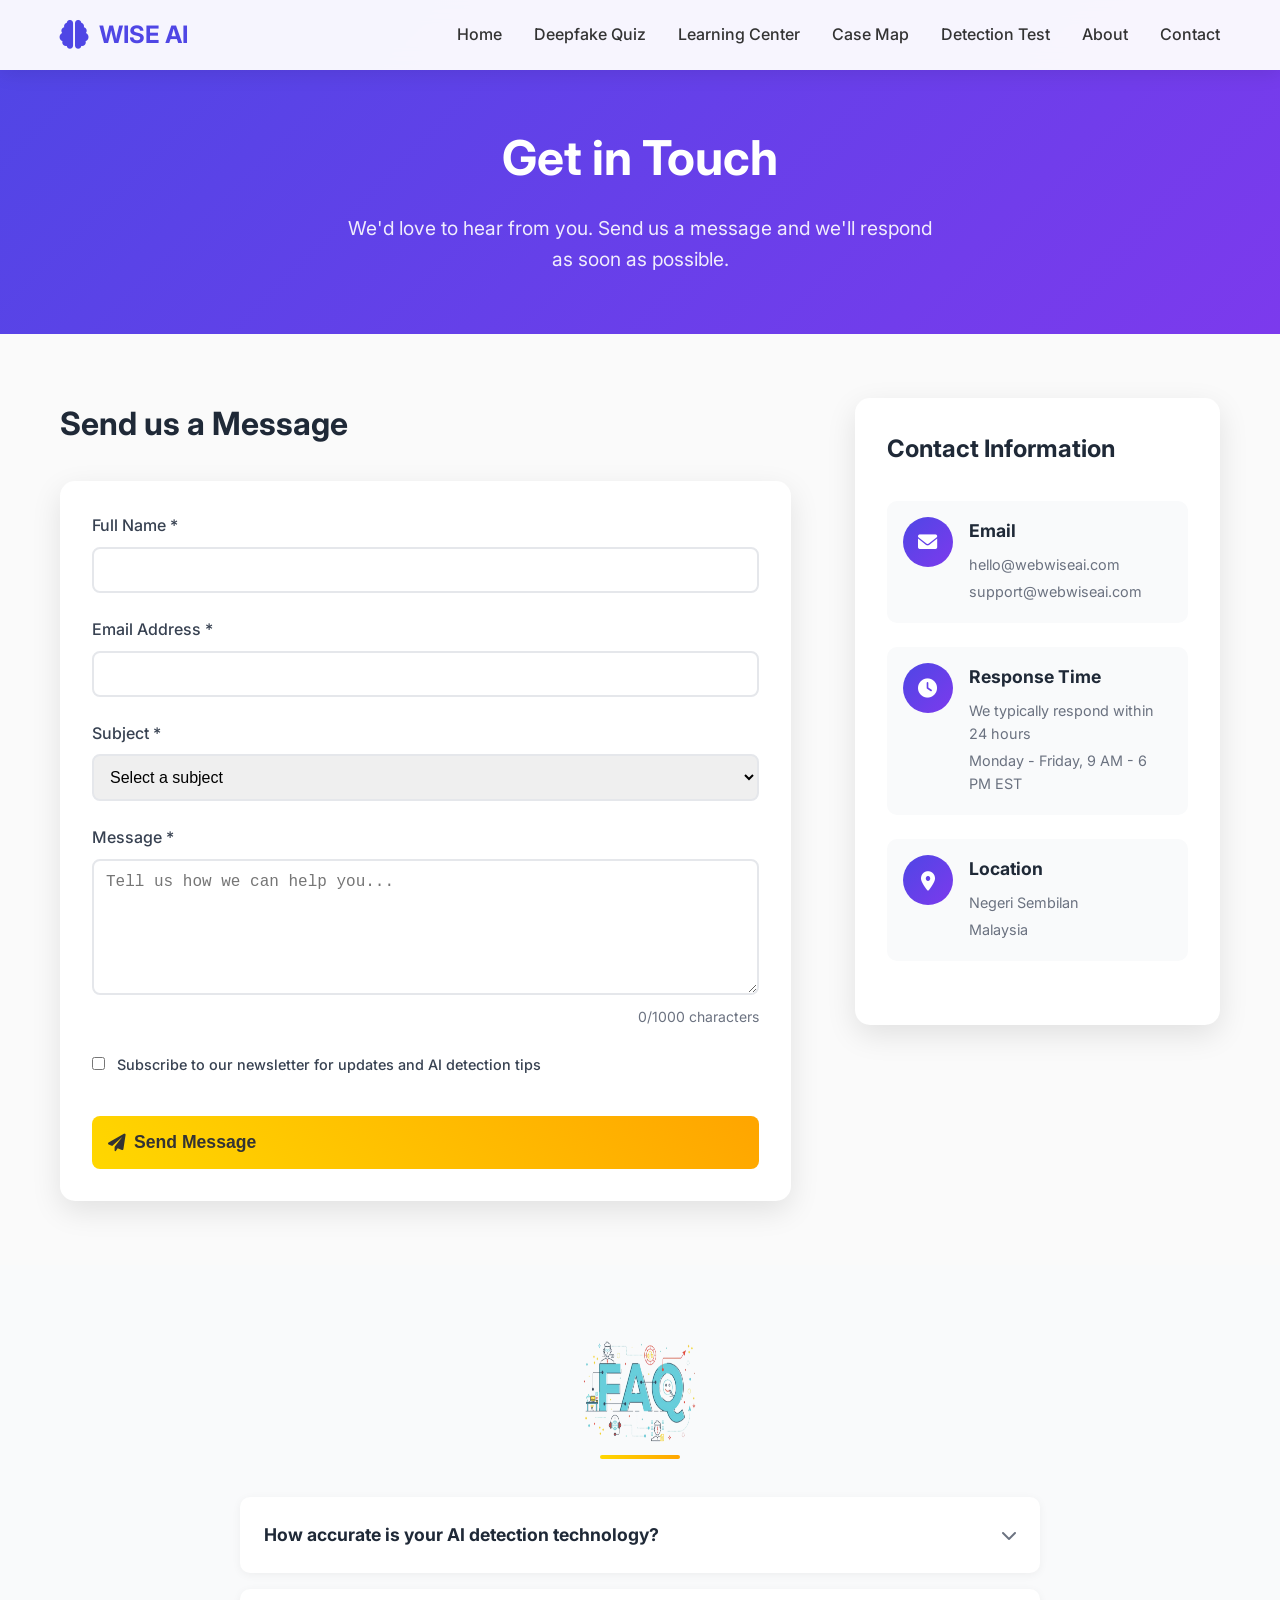
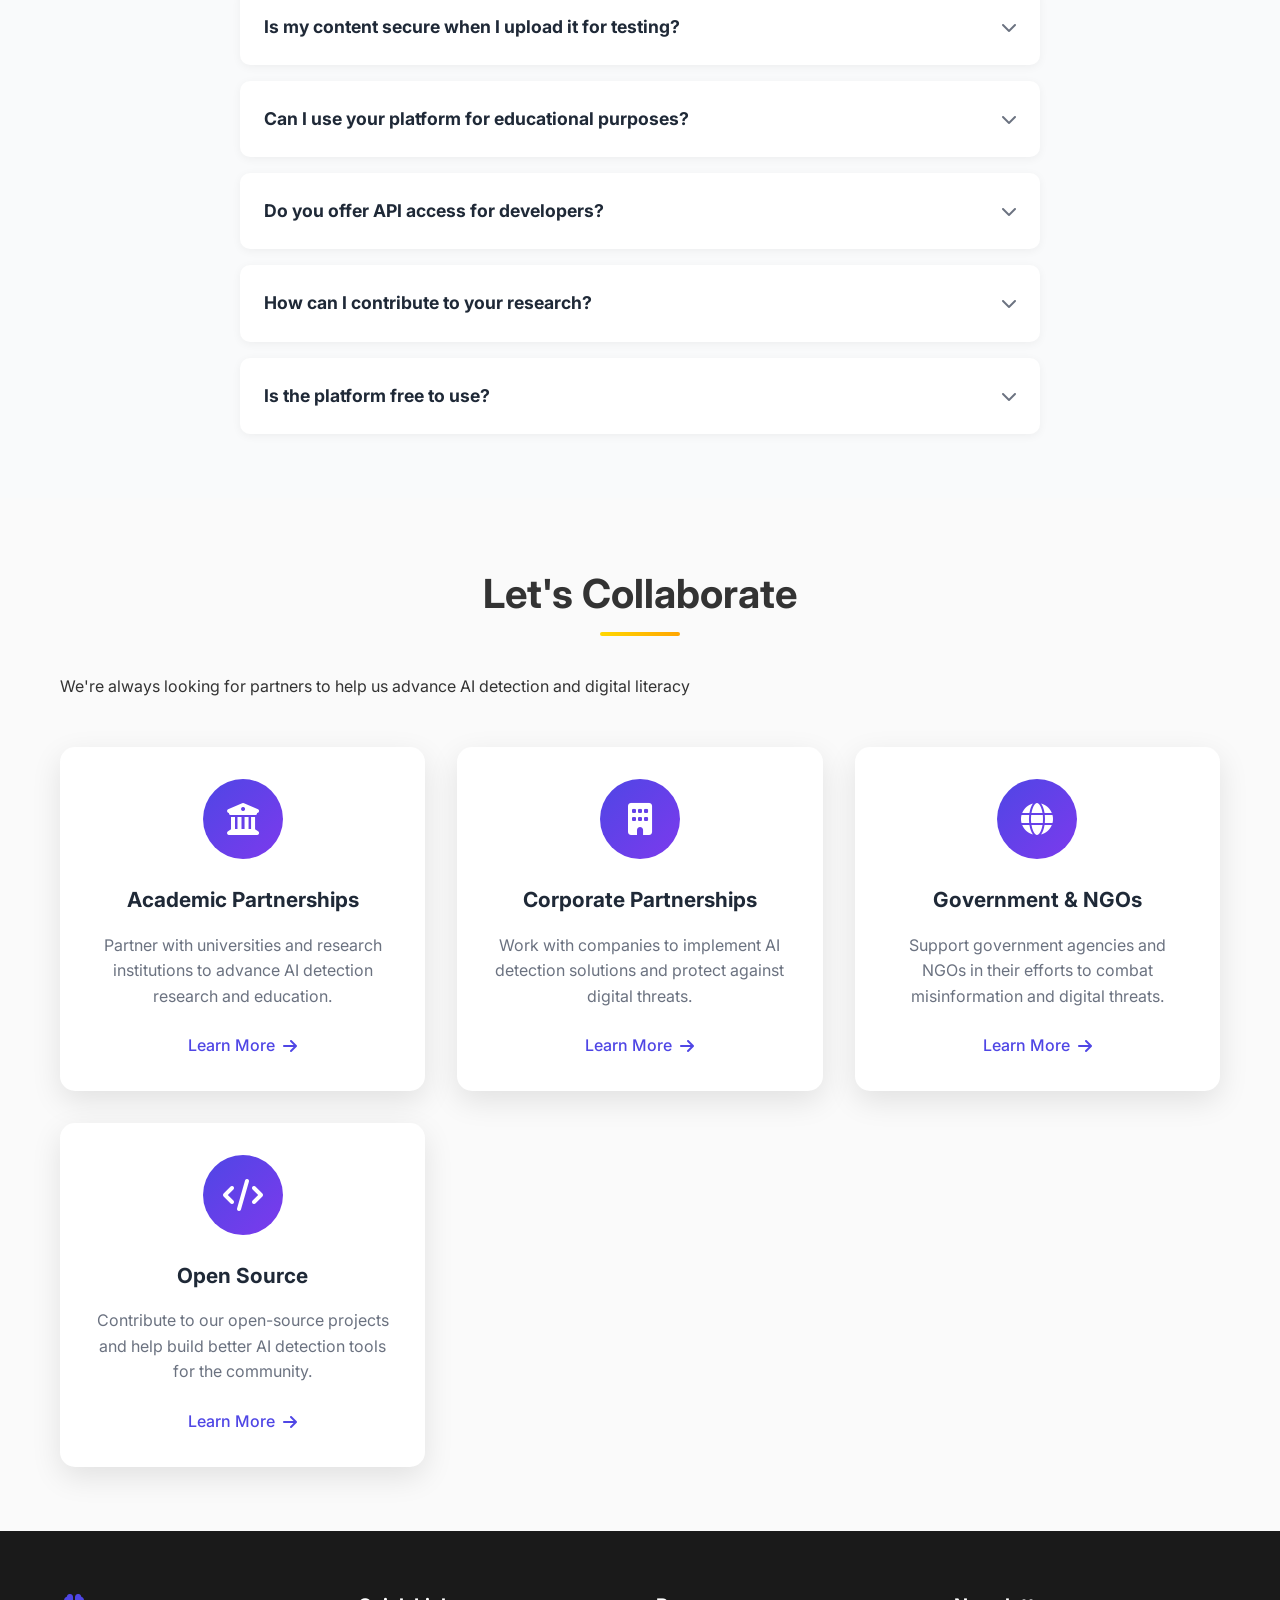
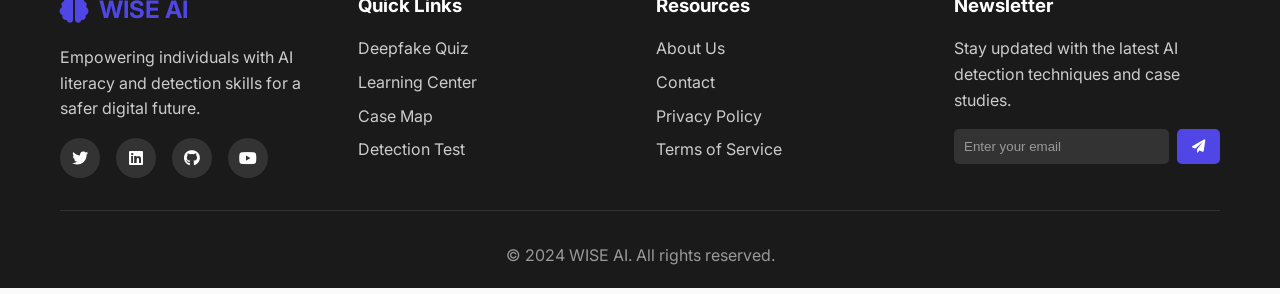
<file: contact.html>
<!DOCTYPE html>
<html lang="en">
<head>
    <meta charset="UTF-8">
    <meta name="viewport" content="width=device-width, initial-scale=1.0">
    <title>Contact Us - WISE AI</title>
    <link rel="stylesheet" href="css/style.css">
    <link rel="stylesheet" href="css/contact.css">
    <link href="https://fonts.googleapis.com/css2?family=Inter:wght@300;400;500;600;700&display=swap" rel="stylesheet">
    <link rel="stylesheet" href="https://cdnjs.cloudflare.com/ajax/libs/font-awesome/6.0.0/css/all.min.css">
</head>
<body>
    <!-- Navigation -->
    <nav class="navbar">
        <div class="nav-container">
            <div class="nav-logo">
                <i class="fas fa-brain"></i>
                <span>WISE AI</span>
            </div>
            <ul class="nav-menu">
                <li><a href="index.html" class="nav-link">Home</a></li>
                <li><a href="quiz-deepfake.html" class="nav-link">Deepfake Quiz</a></li>
                <li><a href="learning.html" class="nav-link">Learning Center</a></li>
                <li><a href="map.html" class="nav-link">Case Map</a></li>
                <li><a href="deepware-api.html" class="nav-link">Detection Test</a></li>
                <li><a href="about.html" class="nav-link">About</a></li>
                <li><a href="contact.html" class="nav-link active">Contact</a></li>
            </ul>
            <div class="hamburger">
                <span class="bar"></span>
                <span class="bar"></span>
                <span class="bar"></span>
            </div>
        </div>
    </nav>

    <!-- Contact Header -->
    <section class="contact-header">
        <div class="container">
            <h1 class="contact-title">Get in Touch</h1>
            <p class="contact-subtitle">We'd love to hear from you. Send us a message and we'll respond as soon as possible.</p>
        </div>
    </section>

    <!-- Contact Content -->
    <section class="contact-content">
        <div class="container">
            <div class="contact-wrapper">
                <!-- Contact Form -->
                <div class="contact-form-section">
                    <h2>Send us a Message</h2>
                    <form class="contact-form" id="contactForm">
                        <div class="form-group">
                            <label for="name">Full Name *</label>
                            <input type="text" id="name" name="name" required>
                        </div>
                        
                        <div class="form-group">
                            <label for="email">Email Address *</label>
                            <input type="email" id="email" name="email" required>
                        </div>
                        
                        <div class="form-group">
                            <label for="subject">Subject *</label>
                            <select id="subject" name="subject" required>
                                <option value="">Select a subject</option>
                                <option value="general">General Inquiry</option>
                                <option value="feedback">Feedback & Suggestions</option>
                                <option value="collaboration">Collaboration</option>
                                <option value="support">Technical Support</option>
                                <option value="partnership">Partnership</option>
                                <option value="other">Other</option>
                            </select>
                        </div>
                        
                        <div class="form-group">
                            <label for="message">Message *</label>
                            <textarea id="message" name="message" rows="6" required placeholder="Tell us how we can help you..."></textarea>
                        </div>
                        
                        <div class="form-group">
                            <label class="checkbox-label">
                                <input type="checkbox" id="newsletter" name="newsletter">
                                <span class="checkmark"></span>
                                Subscribe to our newsletter for updates and AI detection tips
                            </label>
                        </div>
                        
                        <button type="submit" class="btn btn-primary">
                            <i class="fas fa-paper-plane"></i>
                            Send Message
                        </button>
                    </form>
                </div>

                <!-- Contact Info -->
                <div class="contact-info-section">
                    <h2>Contact Information</h2>
                    
                    <div class="contact-info">
                        <div class="info-item">
                            <div class="info-icon">
                                <i class="fas fa-envelope"></i>
                            </div>
                            <div class="info-content">
                                <h3>Email</h3>
                                <p>hello@webwiseai.com</p>
                                <p>support@webwiseai.com</p>
                            </div>
                        </div>
                        
                        <div class="info-item">
                            <div class="info-icon">
                                <i class="fas fa-clock"></i>
                            </div>
                            <div class="info-content">
                                <h3>Response Time</h3>
                                <p>We typically respond within 24 hours</p>
                                <p>Monday - Friday, 9 AM - 6 PM EST</p>
                            </div>
                        </div>
                        
                        <div class="info-item">
                            <div class="info-icon">
                                <i class="fas fa-map-marker-alt"></i>
                            </div>
                            <div class="info-content">
                                <h3>Location</h3>
                                <p>Negeri Sembilan</p>
                                <p>Malaysia</p>
                            </div>
                        </div>
                    </div>
                    
                    <div class="social-links">
                        
                    </div>
                </div>
            </div>
        </div>
    </section>

    <!-- FAQ Section -->
    <section class="faq-section">
        <div class="container">
            <h2 class="section-title"><img src="assets/images/faq.png" alt="Frequently Asked Questions" class="faq-icon"></h2>
            <div class="faq-grid">
                <div class="faq-item">
                    <div class="faq-question">
                        <h3>How accurate is your AI detection technology?</h3>
                        <i class="fas fa-chevron-down"></i>
                    </div>
                    <div class="faq-answer">
                        <p>Our AI detection technology achieves 95% accuracy across various types of content. We continuously update our algorithms to stay ahead of new deepfake techniques.</p>
                    </div>
                </div>
                
                <div class="faq-item">
                    <div class="faq-question">
                        <h3>Is my content secure when I upload it for testing?</h3>
                        <i class="fas fa-chevron-down"></i>
                    </div>
                    <div class="faq-answer">
                        <p>Yes, absolutely. We use industry-standard encryption and automatically delete all uploaded content after analysis. Your privacy and security are our top priorities.</p>
                    </div>
                </div>
                
                <div class="faq-item">
                    <div class="faq-question">
                        <h3>Can I use your platform for educational purposes?</h3>
                        <i class="fas fa-chevron-down"></i>
                    </div>
                    <div class="faq-answer">
                        <p>Yes! We encourage educational use and offer special programs for schools, universities, and educational institutions. Contact us for more information.</p>
                    </div>
                </div>
                
                <div class="faq-item">
                    <div class="faq-question">
                        <h3>Do you offer API access for developers?</h3>
                        <i class="fas fa-chevron-down"></i>
                    </div>
                    <div class="faq-answer">
                        <p>We're working on API access for developers and researchers. If you're interested in early access, please contact us with details about your use case.</p>
                    </div>
                </div>
                
                <div class="faq-item">
                    <div class="faq-question">
                        <h3>How can I contribute to your research?</h3>
                        <i class="fas fa-chevron-down"></i>
                    </div>
                    <div class="faq-answer">
                        <p>We welcome contributions from researchers, developers, and AI enthusiasts. You can submit research papers, report new deepfake cases, or join our community discussions.</p>
                    </div>
                </div>
                
                <div class="faq-item">
                    <div class="faq-question">
                        <h3>Is the platform free to use?</h3>
                        <i class="fas fa-chevron-down"></i>
                    </div>
                    <div class="faq-answer">
                        <p>Yes, our core educational content and basic detection tools are completely free. We may offer premium features in the future, but our mission is to keep AI detection accessible to everyone.</p>
                    </div>
                </div>
            </div>
        </div>
    </section>

    <!-- Collaboration Section -->
    <section class="collaboration-section">
        <div class="container">
            <h2 class="section-title">Let's Collaborate</h2>
            <p class="section-subtitle">We're always looking for partners to help us advance AI detection and digital literacy</p>
            
            <div class="collaboration-grid">
                <div class="collab-card">
                    <div class="collab-icon">
                        <i class="fas fa-university"></i>
                    </div>
                    <h3>Academic Partnerships</h3>
                    <p>Partner with universities and research institutions to advance AI detection research and education.</p>
                    <a href="#" class="collab-link">Learn More <i class="fas fa-arrow-right"></i></a>
                </div>
                
                <div class="collab-card">
                    <div class="collab-icon">
                        <i class="fas fa-building"></i>
                    </div>
                    <h3>Corporate Partnerships</h3>
                    <p>Work with companies to implement AI detection solutions and protect against digital threats.</p>
                    <a href="#" class="collab-link">Learn More <i class="fas fa-arrow-right"></i></a>
                </div>
                
                <div class="collab-card">
                    <div class="collab-icon">
                        <i class="fas fa-globe"></i>
                    </div>
                    <h3>Government & NGOs</h3>
                    <p>Support government agencies and NGOs in their efforts to combat misinformation and digital threats.</p>
                    <a href="#" class="collab-link">Learn More <i class="fas fa-arrow-right"></i></a>
                </div>
                
                <div class="collab-card">
                    <div class="collab-icon">
                        <i class="fas fa-code"></i>
                    </div>
                    <h3>Open Source</h3>
                    <p>Contribute to our open-source projects and help build better AI detection tools for the community.</p>
                    <a href="#" class="collab-link">Learn More <i class="fas fa-arrow-right"></i></a>
                </div>
            </div>
        </div>
    </section>

    <!-- Footer -->
    <footer class="footer">
        <div class="container">
            <div class="footer-content">
                <div class="footer-section">
                    <div class="footer-logo">
                        <i class="fas fa-brain"></i>
                        <span>WISE AI</span>
                    </div>
                    <p>Empowering individuals with AI literacy and detection skills for a safer digital future.</p>
                    <div class="social-links">
                        <a href="#"><i class="fab fa-twitter"></i></a>
                        <a href="#"><i class="fab fa-linkedin"></i></a>
                        <a href="#"><i class="fab fa-github"></i></a>
                        <a href="#"><i class="fab fa-youtube"></i></a>
                    </div>
                </div>
                <div class="footer-section">
                    <h3>Quick Links</h3>
                    <ul>
                        <li><a href="quiz-deepfake.html">Deepfake Quiz</a></li>
                        <li><a href="learning.html">Learning Center</a></li>
                        <li><a href="map.html">Case Map</a></li>
                        <li><a href="deepware-api.html">Detection Test</a></li>
                    </ul>
                </div>
                <div class="footer-section">
                    <h3>Resources</h3>
                    <ul>
                        <li><a href="about.html">About Us</a></li>
                        <li><a href="contact.html">Contact</a></li>
                        <li><a href="#">Privacy Policy</a></li>
                        <li><a href="#">Terms of Service</a></li>
                    </ul>
                </div>
                <div class="footer-section">
                    <h3>Newsletter</h3>
                    <p>Stay updated with the latest AI detection techniques and case studies.</p>
                    <form class="newsletter-form">
                        <input type="email" placeholder="Enter your email">
                        <button type="submit"><i class="fas fa-paper-plane"></i></button>
                    </form>
                </div>
            </div>
            <div class="footer-bottom">
                <p>&copy; 2024 WISE AI. All rights reserved.</p>
            </div>
        </div>
    </footer>

    <script src="js/script.js"></script>
    <script src="js/contact.js"></script>
</body>
</html>
</file>
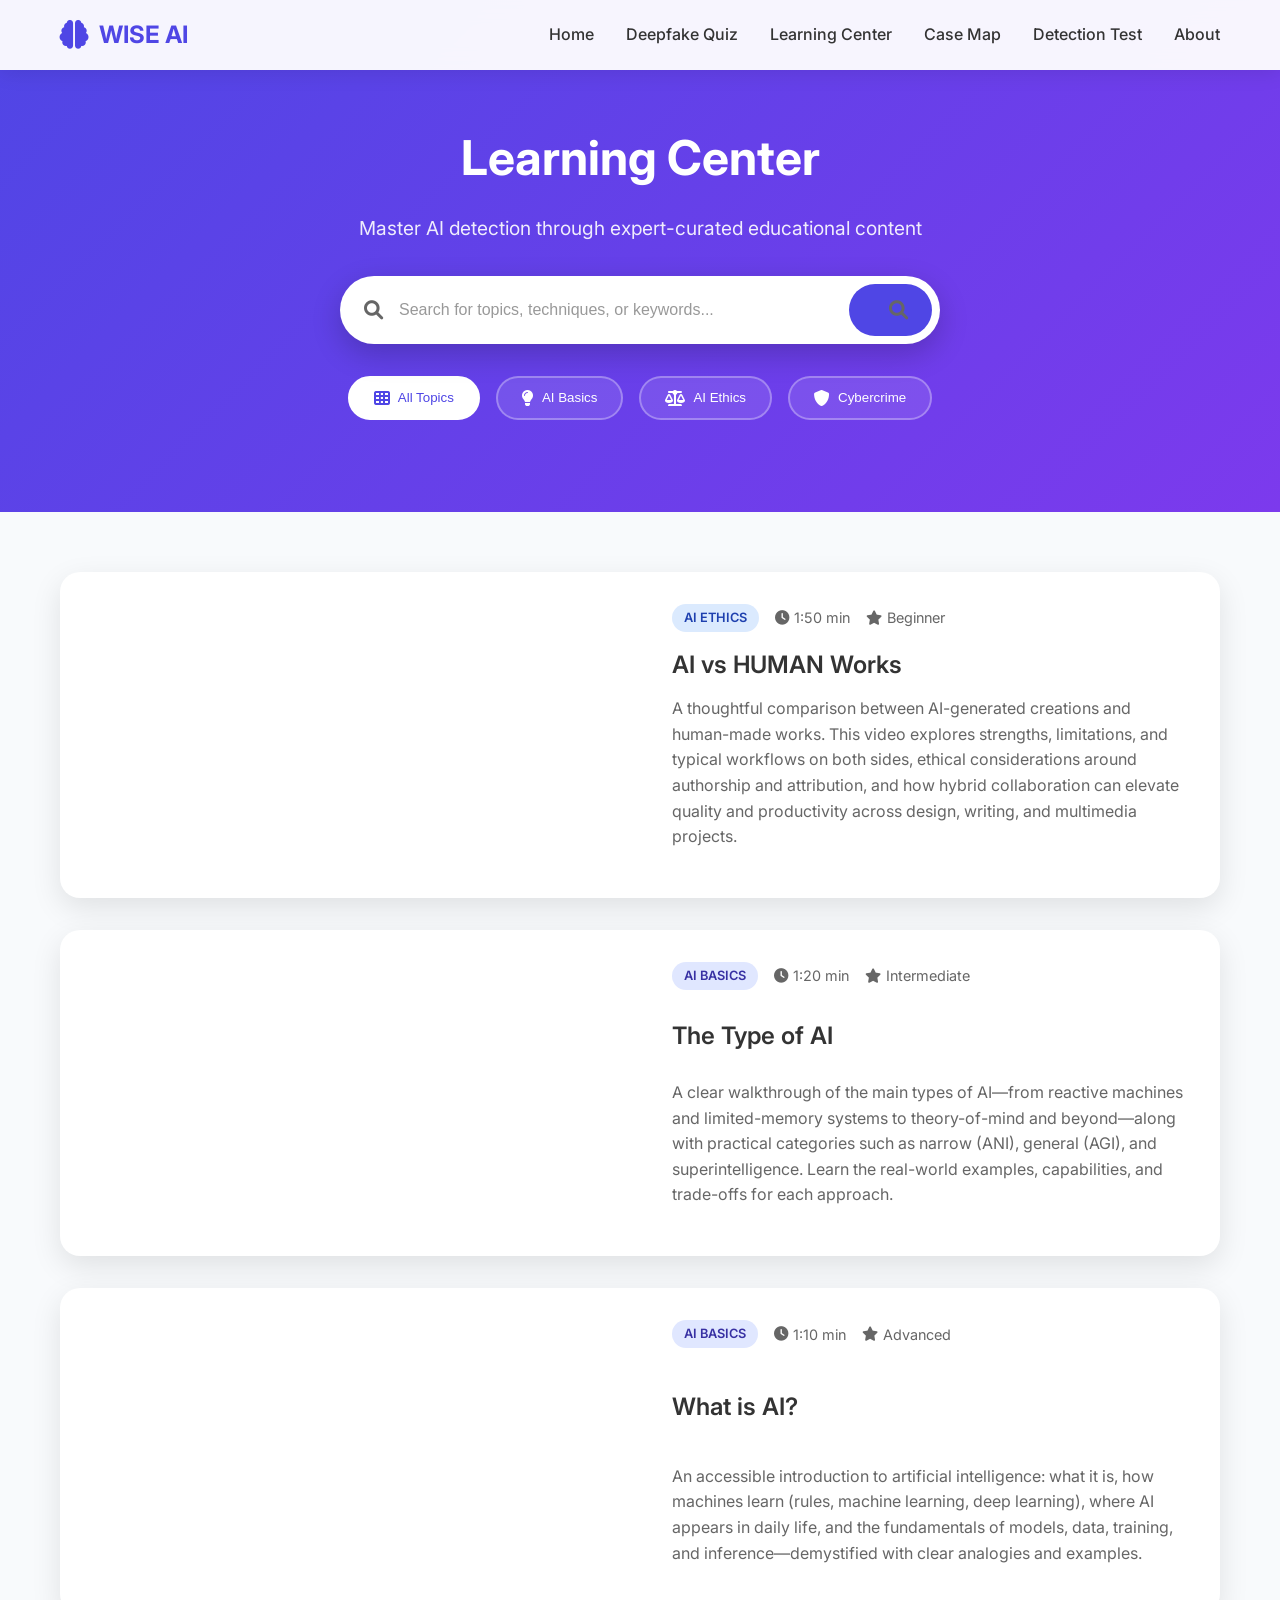
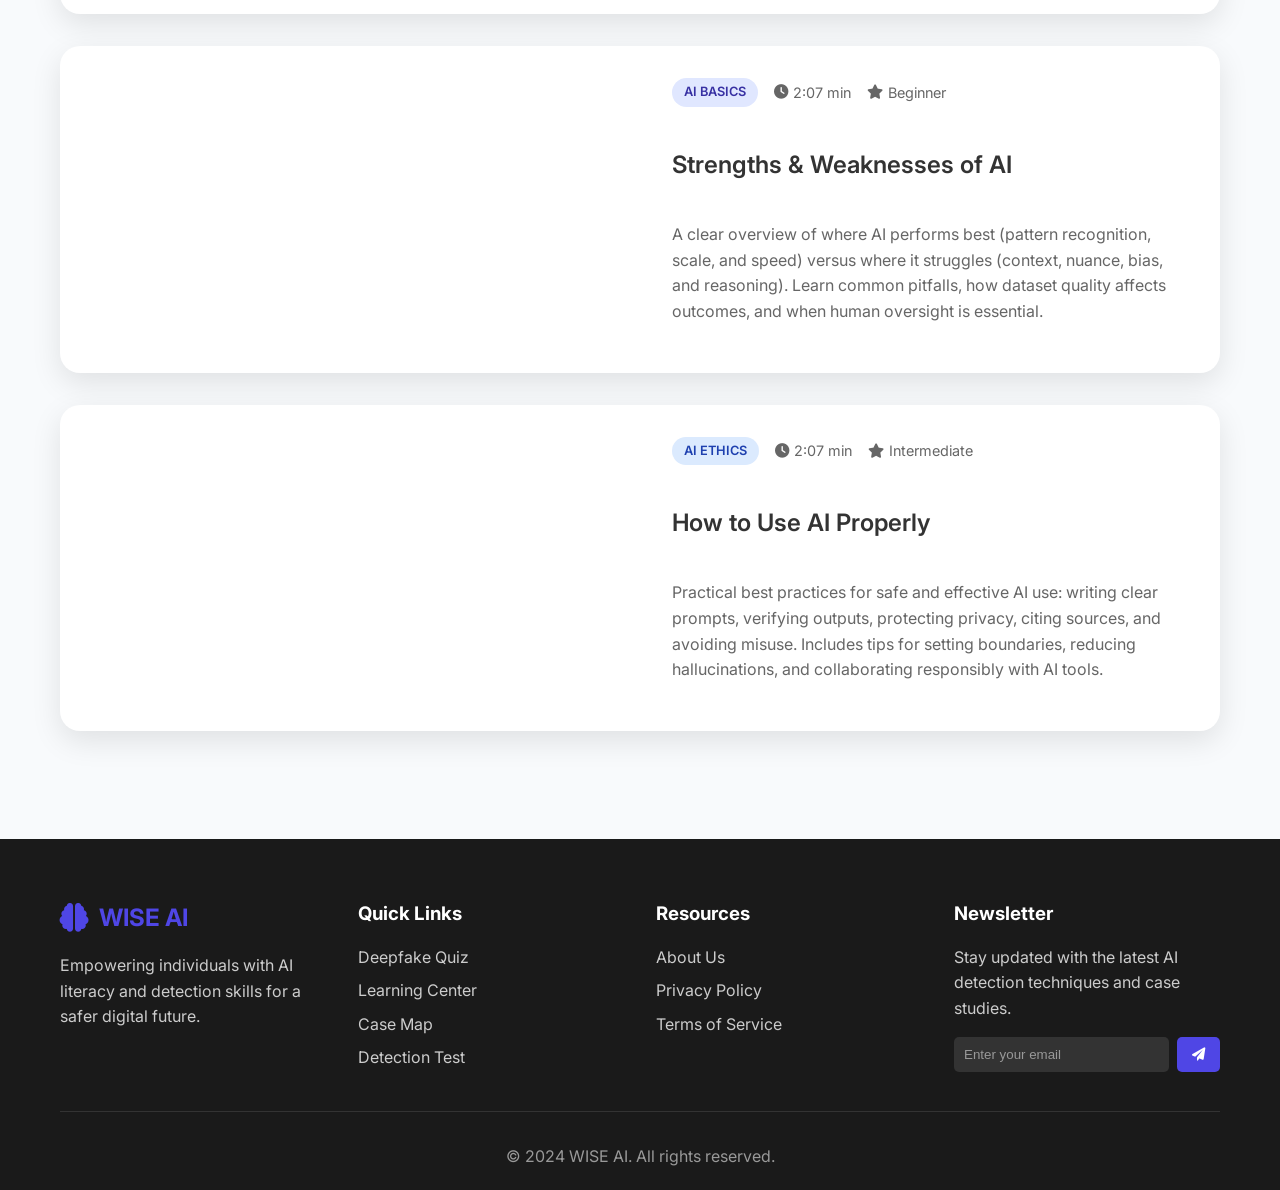
<file: learning.html>
<!DOCTYPE html>
<html lang="en">
<head>
    <meta charset="UTF-8">
    <meta name="viewport" content="width=device-width, initial-scale=1.0">
    <title>Learning Center - WISE AI</title>
    <link rel="stylesheet" href="css/style.css">
    <link rel="stylesheet" href="css/learning.css">
    <link href="https://fonts.googleapis.com/css2?family=Inter:wght@300;400;500;600;700&display=swap" rel="stylesheet">
    <link rel="stylesheet" href="https://cdnjs.cloudflare.com/ajax/libs/font-awesome/6.0.0/css/all.min.css">
</head>
<body>
    <!-- Navigation -->
    <nav class="navbar">
        <div class="nav-container">
            <div class="nav-logo">
                <i class="fas fa-brain"></i>
                <span>WISE AI</span>
            </div>
            <ul class="nav-menu">
                <li><a href="index.html" class="nav-link">Home</a></li>
                <li><a href="quiz-deepfake.html" class="nav-link">Deepfake Quiz</a></li>
                <li><a href="learning.html" class="nav-link active">Learning Center</a></li>
                <li><a href="map.html" class="nav-link">Case Map</a></li>
                <li><a href="deepware-api.html" class="nav-link">Detection Test</a></li>
                <li><a href="about.html" class="nav-link">About</a></li>
            </ul>
            <div class="hamburger">
                <span class="bar"></span>
                <span class="bar"></span>
                <span class="bar"></span>
            </div>
        </div>
    </nav>

    <!-- Learning Header -->
    <section class="learning-header">
        <div class="container">
            <h1 class="learning-title">Learning Center</h1>
            <p class="learning-subtitle">Master AI detection through expert-curated educational content</p>
            
            <!-- Search Bar -->
            <div class="search-container">
                <div class="search-box">
                    <i class="fas fa-search"></i>
                    <input type="text" id="searchInput" placeholder="Search for topics, techniques, or keywords...">
                    <button id="searchBtn" class="search-btn">
                        <i class="fas fa-search"></i>
                    </button>
                </div>
            </div>

            <!-- Category Filters -->
            <div class="category-filters">
                <button class="filter-btn active" data-category="all">
                    <i class="fas fa-th"></i>
                    All Topics
                </button>
                <button class="filter-btn" data-category="basics">
                    <i class="fas fa-lightbulb"></i>
                    AI Basics
                </button>
                <button class="filter-btn" data-category="ethics">
                    <i class="fas fa-balance-scale"></i>
                    AI Ethics
                </button>
                <button class="filter-btn" data-category="cybercrime">
                    <i class="fas fa-shield-alt"></i>
                    Cybercrime
                </button>
            </div>
        </div>
    </section>

    <!-- Learning Content -->
    <section class="learning-content">
        <div class="container">
            

            <!-- Video Grid -->
            <div class="video-grid" id="videoGrid">
                <!-- Static Featured-Style Cards -->
                <div class="featured-card" data-category="ethics">
                    <div class="video-container">
                        <iframe 
                            src="https://www.youtube.com/embed/ch-CU5VG1fs" 
                            frameborder="0" 
                            allow="accelerometer; autoplay; clipboard-write; encrypted-media; gyroscope; picture-in-picture" 
                            allowfullscreen>
                        </iframe>
                    </div>
                    <div class="video-info">
                        <div class="video-meta">
                            <span class="category ethics">AI Ethics</span>
                            <span class="duration"><i class="fas fa-clock"></i>1:50 min</span>
                            <span class="level"><i class="fas fa-star"></i> Beginner</span>
                        </div>
                        <h3>AI vs HUMAN Works</h3>
                        <p>A thoughtful comparison between AI-generated creations and human-made works. This video explores strengths, limitations, and typical workflows on both sides, ethical considerations around authorship and attribution, and how hybrid collaboration can elevate quality and productivity across design, writing, and multimedia projects.</p>
                    </div>
                </div>

                <div class="featured-card" data-category="basics">
                    <div class="video-container">
                        <iframe 
                            src="https://www.youtube.com/embed/02rVRwovRow" 
                            frameborder="0" 
                            allow="accelerometer; autoplay; clipboard-write; encrypted-media; gyroscope; picture-in-picture" 
                            allowfullscreen>
                        </iframe>
                    </div>
                    <div class="video-info">
                        <div class="video-meta">
                            <span class="category basics">AI Basics</span>
                            <span class="duration"><i class="fas fa-clock"></i>1:20 min</span>
                            <span class="level"><i class="fas fa-star"></i> Intermediate</span>
                        </div>
                        <h3>The Type of AI</h3>
                        <p>A clear walkthrough of the main types of AI—from reactive machines and limited-memory systems to theory-of-mind and beyond—along with practical categories such as narrow (ANI), general (AGI), and superintelligence. Learn the real-world examples, capabilities, and trade-offs for each approach.</p>
                    </div>
                </div>

                <div class="featured-card" data-category="basics">
                    <div class="video-container">
                        <iframe 
                            src="https://www.youtube.com/embed/s8IGWdkxM9E" 
                            frameborder="0" 
                            allow="accelerometer; autoplay; clipboard-write; encrypted-media; gyroscope; picture-in-picture" 
                            allowfullscreen>
                        </iframe>
                    </div>
                    <div class="video-info">
                        <div class="video-meta">
                            <span class="category basics">AI Basics</span>
                            <span class="duration"><i class="fas fa-clock"></i> 1:10 min</span>
                            <span class="level"><i class="fas fa-star"></i> Advanced</span>
                        </div>
                        <h3>What is AI?</h3>
                        <p>An accessible introduction to artificial intelligence: what it is, how machines learn (rules, machine learning, deep learning), where AI appears in daily life, and the fundamentals of models, data, training, and inference—demystified with clear analogies and examples.</p>
                    </div>
                </div>

                <div class="featured-card" data-category="ethics">
                    <div class="video-container">
                        <iframe 
                            src="https://www.youtube.com/embed/79TfV2v6Jv8" 
                            frameborder="0" 
                            allow="accelerometer; autoplay; clipboard-write; encrypted-media; gyroscope; picture-in-picture" 
                            allowfullscreen>
                        </iframe>
                    </div>
                    <div class="video-info">
                        <div class="video-meta">
                            <span class="category basics">AI Basics</span>
                            <span class="duration"><i class="fas fa-clock"></i>2:07 min</span>
                            <span class="level"><i class="fas fa-star"></i> Beginner</span>
                        </div>
                        <h3>
                            Strengths & Weaknesses of AI</h3>
                        <p>A clear overview of where AI performs best (pattern recognition, scale, and speed) versus where it struggles (context, nuance, bias, and reasoning). Learn common pitfalls, how dataset quality affects outcomes, and when human oversight is essential.</p>
                    </div>
                </div>

                <div class="featured-card" data-category="ethics">
                    <div class="video-container">
                        <iframe 
                            src="https://www.youtube.com/embed/oQ6GRA-6pIk" 
                            frameborder="0" 
                            allow="accelerometer; autoplay; clipboard-write; encrypted-media; gyroscope; picture-in-picture" 
                            allowfullscreen>
                        </iframe>
                    </div>
                    <div class="video-info">
                        <div class="video-meta">
                            <span class="category ethics">AI Ethics</span>
                            <span class="duration"><i class="fas fa-clock"></i>2:07 min</span>
                            <span class="level"><i class="fas fa-star"></i> Intermediate</span>
                        </div>
                        <h3>
                            How to Use AI Properly</h3>
                        <p>Practical best practices for safe and effective AI use: writing clear prompts, verifying outputs, protecting privacy, citing sources, and avoiding misuse. Includes tips for setting boundaries, reducing hallucinations, and collaborating responsibly with AI tools.</p>
                    </div>
                </div>
            </div>

            
        </div>
    </section>

    <!-- Footer -->
    <footer class="footer">
        <div class="container">
            <div class="footer-content">
                <div class="footer-section">
                    <div class="footer-logo">
                        <i class="fas fa-brain"></i>
                        <span>WISE AI</span>
                    </div>
                    <p>Empowering individuals with AI literacy and detection skills for a safer digital future.</p>
                </div>
                <div class="footer-section">
                    <h3>Quick Links</h3>
                    <ul>
                        <li><a href="quiz-deepfake.html">Deepfake Quiz</a></li>
                        <li><a href="learning.html">Learning Center</a></li>
                        <li><a href="map.html">Case Map</a></li>
                        <li><a href="deepware-api.html">Detection Test</a></li>
                    </ul>
                </div>
                <div class="footer-section">
                    <h3>Resources</h3>
                    <ul>
                        <li><a href="about.html">About Us</a></li>
                        <li><a href="#">Privacy Policy</a></li>
                        <li><a href="#">Terms of Service</a></li>
                    </ul>
                </div>
                <div class="footer-section">
                    <h3>Newsletter</h3>
                    <p>Stay updated with the latest AI detection techniques and case studies.</p>
                    <form class="newsletter-form">
                        <input type="email" placeholder="Enter your email">
                        <button type="submit"><i class="fas fa-paper-plane"></i></button>
                    </form>
                </div>
            </div>
            <div class="footer-bottom">
                <p>&copy; 2024 WISE AI. All rights reserved.</p>
            </div>
        </div>
    </footer>

    <script src="js/script.js"></script>
    <script>
    // Simple filter for static cards
    (function() {
        const buttons = document.querySelectorAll('.filter-btn');
        const grid = document.getElementById('videoGrid');
        const cards = grid.querySelectorAll('.featured-card');
        let noResultEl = null;

        function ensureNoResultEl() {
            if (!noResultEl) {
                noResultEl = document.createElement('div');
                noResultEl.className = 'no-results';
                noResultEl.innerHTML = `
                    <i class="fas fa-search"></i>
                    <h3>No videos found</h3>
                    <p>Try selecting a different category.</p>
                `;
            }
            return noResultEl;
        }

        function applyFilter(category) {
            let visible = 0;
            cards.forEach(card => {
                const match = category === 'all' || (card.dataset.category || '').toLowerCase() === category;
                card.style.display = match ? '' : 'none'; // preserve original layout
                if (match) visible++;
            });

            // Show/hide no results
            if (visible === 0) {
                grid.appendChild(ensureNoResultEl());
            } else if (noResultEl && noResultEl.parentElement) {
                noResultEl.parentElement.removeChild(noResultEl);
            }

            // Scroll into view
            grid.scrollIntoView({ behavior: 'smooth', block: 'start' });
        }
        buttons.forEach(btn => {
            btn.addEventListener('click', () => {
                buttons.forEach(b => b.classList.remove('active'));
                btn.classList.add('active');
                applyFilter(btn.dataset.category);
            });
        });
        // initial
        applyFilter('all');
    })();
    </script>
</body>
</html>
</file>
<file: css/style.css>
/* Reset and Base Styles */
* {
    margin: 0;
    padding: 0;
    box-sizing: border-box;
}

body {
    font-family: 'Inter', sans-serif;
    line-height: 1.6;
    color: #333;
    background-color: #fafafa;
}

.container {
    max-width: 1200px;
    margin: 0 auto;
    padding: 0 20px;
}

/* Navigation */
.navbar {
    background: rgba(255, 255, 255, 0.95);
    backdrop-filter: blur(10px);
    position: fixed;
    top: 0;
    width: 100%;
    z-index: 1000;
    box-shadow: 0 2px 20px rgba(0, 0, 0, 0.1);
}

.nav-container {
    max-width: 1200px;
    margin: 0 auto;
    padding: 0 20px;
    display: flex;
    justify-content: space-between;
    align-items: center;
    height: 70px;
}

.nav-logo {
    display: flex;
    align-items: center;
    font-size: 1.5rem;
    font-weight: 700;
    color: #4F46E5;
}

.nav-logo i {
    margin-right: 10px;
    font-size: 1.8rem;
}

.nav-menu {
    display: flex;
    list-style: none;
    gap: 2rem;
}

.nav-link {
    text-decoration: none;
    color: #333;
    font-weight: 500;
    transition: color 0.3s ease;
    position: relative;
}

.nav-link:hover,
.nav-link.active {
    color: #4F46E5;
}

.nav-link::after {
    content: '';
    position: absolute;
    bottom: -5px;
    left: 0;
    width: 0;
    height: 2px;
    background: #4F46E5;
    transition: width 0.3s ease;
}

.nav-link:hover::after,
.nav-link.active::after {
    width: 100%;
}

.hamburger {
    display: none;
    flex-direction: column;
    cursor: pointer;
}

.bar {
    width: 25px;
    height: 3px;
    background: #333;
    margin: 3px 0;
    transition: 0.3s;
}

/* Hero Section */
.hero {
    padding: 120px 0 80px;
    background: linear-gradient(135deg, #667eea 0%, #764ba2 100%);
    color: white;
    position: relative;
    overflow: hidden;
}

.hero::before {
    content: '';
    position: absolute;
    top: 0;
    left: 0;
    right: 0;
    bottom: 0;
    background: url('data:image/svg+xml,<svg xmlns="http://www.w3.org/2000/svg" viewBox="0 0 100 100"><defs><pattern id="grain" width="100" height="100" patternUnits="userSpaceOnUse"><circle cx="50" cy="50" r="1" fill="white" opacity="0.1"/></pattern></defs><rect width="100" height="100" fill="url(%23grain)"/></svg>');
    opacity: 0.3;
}

.hero-container {
    max-width: 1200px;
    margin: 0 auto;
    padding: 0 20px;
    display: grid;
    grid-template-columns: 1fr 1fr;
    gap: 4rem;
    align-items: center;
    position: relative;
    z-index: 1;
}

.hero-visual {
    display: flex;
    align-items: center;
    justify-content: center;
}

.hero-visual-image {
    width: 100%;
    max-width: 520px;
    height: auto;
    display: block;
    border: 0;
}

.hero-title {
    font-size: 3.5rem;
    font-weight: 700;
    line-height: 1.2;
    margin-bottom: 1rem;
    opacity: 0;
    transform: translateY(14px);
    animation: heroFadeIn 700ms ease forwards 120ms;
}

.gradient-text {
    background: linear-gradient(45deg, #FFD700, #FFA500);
    -webkit-background-clip: text;
    -webkit-text-fill-color: transparent;
    background-clip: text;
}

.hero-subtitle {
    font-size: 1.2rem;
    margin-bottom: 1rem;
    opacity: 0.9;
    opacity: 0;
    transform: translateY(14px);
    animation: heroFadeIn 700ms ease forwards 220ms;
}

.hero-description {
    font-size: 1.1rem;
    margin-bottom: 2rem;
    opacity: 0;
    transform: translateY(14px);
    animation: heroFadeIn 700ms ease forwards 320ms;
    line-height: 1.6;
}

.hero-buttons {
    display: flex;
    gap: 1rem;
    flex-wrap: wrap;
    opacity: 0;
    transform: translateY(14px);
    animation: heroFadeIn 700ms ease forwards 420ms;
}

@keyframes heroFadeIn {
  from { opacity: 0; transform: translateY(14px); }
  to   { opacity: 1; transform: translateY(0); }
}

.btn {
    display: inline-flex;
    align-items: center;
    gap: 0.5rem;
    padding: 12px 24px;
    border-radius: 8px;
    text-decoration: none;
    font-weight: 600;
    transition: all 0.3s ease;
    border: none;
    cursor: pointer;
    font-size: 1rem;
}

.btn-primary {
    background: linear-gradient(45deg, #FFD700, #FFA500);
    color: #333;
}

.btn-primary:hover {
    transform: translateY(-2px);
    box-shadow: 0 10px 25px rgba(255, 215, 0, 0.3);
}

.btn-secondary {
    background: rgba(255, 255, 255, 0.2);
    color: white;
    border: 2px solid rgba(255, 255, 255, 0.3);
}

.btn-secondary:hover {
    background: rgba(255, 255, 255, 0.3);
    transform: translateY(-2px);
}

.hero-card {
    background: rgba(255, 255, 255, 0.1);
    backdrop-filter: blur(10px);
    border-radius: 20px;
    padding: 2rem;
    border: 1px solid rgba(255, 255, 255, 0.2);
    animation: floatCard 6s ease-in-out infinite;
}

@keyframes floatCard {
  0%, 100% { transform: translateY(0); }
  50% { transform: translateY(-8px); }
}

.card-header {
    display: flex;
    align-items: center;
    gap: 0.5rem;
    margin-bottom: 1.5rem;
    font-weight: 600;
}

.card-content {
    display: grid;
    grid-template-columns: 1fr 1fr;
    gap: 1rem;
}

.stat {
    text-align: center;
}

.stat-number {
    display: block;
    font-size: 2rem;
    font-weight: 700;
    color: #FFD700;
}

.stat-label {
    font-size: 0.9rem;
    opacity: 0.8;
}

/* Features Section */
.features {
    padding: 80px 0;
    background: white;
}

.section-title {
    text-align: center;
    font-size: 2.5rem;
    font-weight: 700;
    margin-bottom: 3rem;
    color: #333;
    position: relative;
}

.section-title:after {
  content: '';
  position: absolute;
  left: 50%;
  transform: translateX(-50%);
  bottom: -10px;
  width: 80px;
  height: 4px;
  border-radius: 2px;
  background: linear-gradient(90deg, #FFD700, #FFA500);
  animation: underlineSlide 2.5s ease infinite;
}

@keyframes underlineSlide {
  0%, 100% { width: 80px; opacity: .8; }
  50% { width: 120px; opacity: 1; }
}

.features-grid {
    display: grid;
    grid-template-columns: repeat(auto-fit, minmax(250px, 1fr));
    gap: 2rem;
}

.feature-card {
    background: white;
    padding: 2rem;
    border-radius: 15px;
    text-align: center;
    box-shadow: 0 10px 30px rgba(0, 0, 0, 0.1);
    transition: transform 0.3s ease, box-shadow 0.3s ease;
    border: 1px solid #f0f0f0;
}

.feature-card:hover {
    transform: translateY(-5px);
    box-shadow: 0 20px 40px rgba(0, 0, 0, 0.15);
}

.feature-icon {
    width: 80px;
    height: 80px;
    background: linear-gradient(45deg, #4F46E5, #7C3AED);
    border-radius: 50%;
    display: flex;
    align-items: center;
    justify-content: center;
    margin: 0 auto 1.5rem;
    color: white;
    font-size: 2rem;
}

.feature-card h3 {
    font-size: 1.3rem;
    font-weight: 600;
    margin-bottom: 1rem;
    color: #333;
}

.feature-card p {
    color: #666;
    line-height: 1.6;
}

/* Latest Video Section */
.latest-video {
    padding: 80px 0;
    background: #f8fafc;
}

.video-container {
    max-width: 800px;
    margin: 0 auto;
}

.video-card {
    background: white;
    border-radius: 15px;
    overflow: hidden;
    box-shadow: 0 10px 30px rgba(0, 0, 0, 0.1);
}

.video-thumbnail {
    position: relative;
    overflow: hidden;
}

.video-thumbnail img {
    width: 100%;
    height: auto;
    display: block;
}

.play-button {
    position: absolute;
    top: 50%;
    left: 50%;
    transform: translate(-50%, -50%);
    width: 80px;
    height: 80px;
    background: rgba(255, 255, 255, 0.9);
    border-radius: 50%;
    display: flex;
    align-items: center;
    justify-content: center;
    cursor: pointer;
    transition: all 0.3s ease;
}

.play-button:hover {
    background: white;
    transform: translate(-50%, -50%) scale(1.1);
}

.play-button i {
    color: #4F46E5;
    font-size: 1.5rem;
    margin-left: 5px;
}

.video-info {
    padding: 2rem;
}

.video-info h3 {
    font-size: 1.5rem;
    font-weight: 600;
    margin-bottom: 1rem;
    color: #333;
}

.video-info p {
    color: #666;
    margin-bottom: 1rem;
    line-height: 1.6;
}

.video-meta {
    display: flex;
    gap: 1rem;
    color: #888;
    font-size: 0.9rem;
}

.video-meta span {
    display: flex;
    align-items: center;
    gap: 0.3rem;
}

/* Testimonials Section */
.testimonials {
    padding: 80px 0;
    background: white;
}

.testimonials-grid {
    display: grid;
    grid-template-columns: repeat(auto-fit, minmax(300px, 1fr));
    gap: 2rem;
}

.testimonial-card {
    background: #f8fafc;
    padding: 2rem;
    border-radius: 15px;
    border-left: 4px solid #4F46E5;
}

.testimonial-content {
    margin-bottom: 1.5rem;
}

.testimonial-content p {
    font-style: italic;
    color: #555;
    line-height: 1.6;
    font-size: 1.1rem;
}

.testimonial-author {
    display: flex;
    align-items: center;
    gap: 1rem;
}

.author-avatar {
    width: 50px;
    height: 50px;
    background: #4F46E5;
    border-radius: 50%;
    display: flex;
    align-items: center;
    justify-content: center;
    color: white;
}

.author-info h4 {
    font-weight: 600;
    color: #333;
    margin-bottom: 0.2rem;
}

.author-info span {
    color: #666;
    font-size: 0.9rem;
}

/* Stats Section */
.stats {
    padding: 80px 0;
    background: linear-gradient(135deg, #4F46E5, #7C3AED);
    color: white;
}

.stats-grid {
    display: grid;
    grid-template-columns: repeat(auto-fit, minmax(200px, 1fr));
    gap: 2rem;
    text-align: center;
}

.stat-item .stat-number {
    font-size: 3rem;
    font-weight: 700;
    color: #FFD700;
    display: block;
    margin-bottom: 0.5rem;
    transition: transform .25s ease;
}

.stats .stat-number .stat-suffix {
    display: inline-block;
    margin-left: 2px;
    color: inherit;
    font-weight: inherit;
    line-height: 1;
}

.stat-item .stat-label {
    font-size: 1.1rem;
    opacity: 0.9;
}

.stat-item:hover .stat-number {
    transform: scale(1.06);
}

/* Reduced motion preference */
@media (prefers-reduced-motion: reduce) {
  .hero-title, .hero-subtitle, .hero-description, .hero-buttons,
  .hero-card, .section-title:after {
    animation: none !important;
    transform: none !important;
    opacity: 1 !important;
  }
}

/* Footer */
.footer {
    background: #1a1a1a;
    color: white;
    padding: 60px 0 20px;
}

.footer-content {
    display: grid;
    grid-template-columns: repeat(auto-fit, minmax(250px, 1fr));
    gap: 2rem;
    margin-bottom: 2rem;
}

.footer-logo {
    display: flex;
    align-items: center;
    font-size: 1.5rem;
    font-weight: 700;
    color: #4F46E5;
    margin-bottom: 1rem;
}

.footer-logo i {
    margin-right: 10px;
    font-size: 1.8rem;
}

.footer-section p {
    color: #ccc;
    line-height: 1.6;
    margin-bottom: 1rem;
}

.social-links {
    display: flex;
    gap: 1rem;
}

.social-links a {
    width: 40px;
    height: 40px;
    background: #333;
    border-radius: 50%;
    display: flex;
    align-items: center;
    justify-content: center;
    color: white;
    text-decoration: none;
    transition: background 0.3s ease;
}

.social-links a:hover {
    background: #4F46E5;
}

.footer-section h3 {
    margin-bottom: 1rem;
    color: white;
}

.footer-section ul {
    list-style: none;
}

.footer-section ul li {
    margin-bottom: 0.5rem;
}

.footer-section ul li a {
    color: #ccc;
    text-decoration: none;
    transition: color 0.3s ease;
}

.footer-section ul li a:hover {
    color: #4F46E5;
}

.newsletter-form {
    display: flex;
    gap: 0.5rem;
}

.newsletter-form input {
    flex: 1;
    padding: 10px;
    border: none;
    border-radius: 5px;
    background: #333;
    color: white;
}

.newsletter-form input::placeholder {
    color: #999;
}

.newsletter-form button {
    padding: 10px 15px;
    background: #4F46E5;
    border: none;
    border-radius: 5px;
    color: white;
    cursor: pointer;
    transition: background 0.3s ease;
}

.newsletter-form button:hover {
    background: #3730A3;
}

.footer-bottom {
    text-align: center;
    padding-top: 2rem;
    border-top: 1px solid #333;
    color: #999;
}

/* Responsive Design */
@media (max-width: 768px) {
    .hamburger {
        display: flex;
    }

    .nav-menu {
        position: fixed;
        left: -100%;
        top: 70px;
        flex-direction: column;
        background-color: white;
        width: 100%;
        text-align: center;
        transition: 0.3s;
        box-shadow: 0 10px 27px rgba(0, 0, 0, 0.05);
        padding: 2rem 0;
    }

    .nav-menu.active {
        left: 0;
    }

    .hero-container {
        grid-template-columns: 1fr;
        text-align: center;
    }

    .hero-visual-image {
        max-width: 360px;
    }

    .hero-title {
        font-size: 2.5rem;
    }

    .hero-buttons {
        justify-content: center;
    }

    .section-title {
        font-size: 2rem;
    }

    .features-grid {
        grid-template-columns: 1fr;
    }

    .testimonials-grid {
        grid-template-columns: 1fr;
    }

    .stats-grid {
        grid-template-columns: repeat(2, 1fr);
    }

    .footer-content {
        grid-template-columns: 1fr;
        text-align: center;
    }

    .newsletter-form {
        flex-direction: column;
    }
}

@media (max-width: 480px) {
    .hero-title {
        font-size: 2rem;
    }

    .btn {
        width: 100%;
        justify-content: center;
    }

    .stats-grid {
        grid-template-columns: 1fr;
    }
}
</file>
<file: css/about.css>
/* About Header */
.about-header {
    background: linear-gradient(135deg, #4F46E5, #7C3AED);
    color: white;
    padding: 120px 0 60px;
    text-align: center;
}

.about-title {
    font-size: 3rem;
    font-weight: 700;
    margin-bottom: 1rem;
}

.about-subtitle {
    font-size: 1.2rem;
    opacity: 0.9;
}

/* Mission Section */
.mission-section {
    padding: 80px 0;
    background: white;
}

.mission-content {
    display: grid;
    grid-template-columns: 1fr 1fr;
    gap: 4rem;
    align-items: center;
}

.mission-text h2 {
    font-size: 2.5rem;
    font-weight: 700;
    margin-bottom: 2rem;
    color: #333;
}

.mission-text p {
    font-size: 1.1rem;
    line-height: 1.8;
    color: #666;
    margin-bottom: 1.5rem;
}

.mission-stats {
    display: flex;
    gap: 2rem;
    margin-top: 2rem;
    justify-content: center;
    flex-wrap: wrap;
}

.mission-stats .stat-item {
    text-align: center;
}

.mission-stats .stat-number {
    display: block;
    font-size: 2rem;
    font-weight: 700;
    color: #4F46E5;
}

.mission-stats .stat-label {
    font-size: 0.9rem;
    color: #666;
    margin-top: 0.5rem;
}

.mission-visual {
    display: flex;
    justify-content: center;
}

.mission-photo-bg {
    width: 100%;
    max-width: 720px;
    height: 480px;
    background-image: url('../assets/images/foto.PNG');
    background-size: contain; /* respect transparent edges */
    background-repeat: no-repeat;
    background-position: center;
}

@media (max-width: 768px) {
    .mission-photo-bg { max-width: 100%; height: 360px; }
}

.mission-card {
    background: linear-gradient(135deg, #4F46E5, #7C3AED);
    color: white;
    padding: 2rem;
    border-radius: 20px;
    text-align: center;
    max-width: 300px;
}

.card-icon {
    width: 80px;
    height: 80px;
    background: rgba(255, 255, 255, 0.2);
    border-radius: 50%;
    display: flex;
    align-items: center;
    justify-content: center;
    margin: 0 auto 1.5rem;
    font-size: 2rem;
}

.mission-card h3 {
    font-size: 1.3rem;
    font-weight: 600;
    margin-bottom: 1rem;
}

.mission-card p {
    line-height: 1.6;
    opacity: 0.9;
}

/* Story Section */
.story-section {
    padding: 80px 0;
    background: #f8fafc;
}

.section-title {
    text-align: center;
    font-size: 2.5rem;
    font-weight: 700;
    margin-bottom: 3rem;
    color: #333;
}

.story-content {
    display: grid;
    grid-template-columns: 1fr 1fr;
    gap: 4rem;
    align-items: center;
}

.story-text p {
    font-size: 1.1rem;
    line-height: 1.8;
    color: #666;
    margin-bottom: 1.5rem;
}

.story-image {
    display: flex;
    justify-content: center;
}

.image-placeholder {
    width: 300px;
    height: 300px;
    background: linear-gradient(135deg, #4F46E5, #7C3AED);
    border-radius: 20px;
    display: flex;
    flex-direction: column;
    align-items: center;
    justify-content: center;
    color: white;
    font-size: 3rem;
}

.image-placeholder span {
    font-size: 1.2rem;
    margin-top: 1rem;
    font-weight: 500;
}

/* Values Section */
.values-section {
    padding: 80px 0;
    background: white;
}

.values-grid {
    display: grid;
    grid-template-columns: repeat(auto-fit, minmax(250px, 1fr));
    gap: 2rem;
}

.value-card {
    background: #f8fafc;
    padding: 2rem;
    border-radius: 15px;
    text-align: center;
    transition: transform 0.3s ease;
}

.value-card:hover {
    transform: translateY(-5px);
}

.value-icon {
    width: 80px;
    height: 80px;
    background: linear-gradient(45deg, #4F46E5, #7C3AED);
    border-radius: 50%;
    display: flex;
    align-items: center;
    justify-content: center;
    margin: 0 auto 1.5rem;
    color: white;
    font-size: 2rem;
}

.value-card h3 {
    font-size: 1.3rem;
    font-weight: 600;
    margin-bottom: 1rem;
    color: #333;
}

.value-card p {
    color: #666;
    line-height: 1.6;
}

/* Team Section */
.team-section {
    padding: 80px 0;
    background: #f8fafc;
}

.section-subtitle {
    text-align: center;
    color: #666;
    margin-bottom: 3rem;
    font-size: 1.1rem;
}

.team-grid {
    display: grid;
    grid-template-columns: repeat(auto-fit, minmax(280px, 1fr));
    gap: 2rem;
}

.team-member {
    background: white;
    padding: 2rem;
    border-radius: 15px;
    text-align: center;
    box-shadow: 0 5px 15px rgba(0, 0, 0, 0.1);
    transition: transform 0.3s ease;
}

.team-member:hover {
    transform: translateY(-5px);
}

.member-avatar {
    width: 100px;
    height: 100px;
    background: linear-gradient(45deg, #4F46E5, #7C3AED);
    border-radius: 50%;
    display: flex;
    align-items: center;
    justify-content: center;
    margin: 0 auto 1.5rem;
    color: white;
    font-size: 2.5rem;
}

.team-member h3 {
    font-size: 1.3rem;
    font-weight: 600;
    margin-bottom: 0.5rem;
    color: #333;
}

.member-role {
    color: #4F46E5;
    font-weight: 500;
    margin-bottom: 1rem;
    display: block;
}

.team-member p {
    color: #666;
    line-height: 1.6;
    margin-bottom: 1.5rem;
}

.member-social {
    display: flex;
    justify-content: center;
    gap: 1rem;
}

.member-social a {
    width: 40px;
    height: 40px;
    background: #f3f4f6;
    border-radius: 50%;
    display: flex;
    align-items: center;
    justify-content: center;
    color: #666;
    text-decoration: none;
    transition: all 0.3s ease;
}

.member-social a:hover {
    background: #4F46E5;
    color: white;
}

/* Quotes Section */
.quotes-section {
    padding: 80px 0;
    background: white;
}

/* Slider container */
.quotes-slider {
    position: relative;
    display: flex;
    align-items: center;
    gap: 1rem;
}

/* Viewport hides overflow while enabling smooth scroll by JS */
.quotes-viewport {
    position: relative;
    overflow: hidden;
    width: 100%;
}

/* Track lays out cards horizontally */
.quotes-track {
    display: flex;
    gap: 1rem;
    padding: 0.5rem 0.25rem;
    align-items: stretch;
}

.quote-card {
    background: #f8fafc;
    padding: 1.25rem 1.25rem 1.5rem;
    border-radius: 12px;
    border-left: 4px solid #4F46E5;
    box-shadow: 0 10px 24px rgba(0,0,0,0.08);
    max-width: 320px;
    opacity: 0.6;
    transform: scale(0.92);
    transition: transform 0.35s ease, opacity 0.35s ease, box-shadow 0.35s ease;
}

/* Track item sizing to allow side peeks */
.quotes-track .quote-card {
    flex: 0 0 55%;
}

.quote-card.active {
    transform: scale(1);
    opacity: 1;
    box-shadow: 0 16px 32px rgba(0,0,0,0.14);
}

/* Neighbor cards (prev/next) */
.quote-card.near {
    transform: scale(0.96);
    opacity: 0.85;
}

.quote-content {
    margin-bottom: 1.5rem;
}

.quote-content p {
    font-style: italic;
    font-size: 1.1rem;
    line-height: 1.6;
    color: #555;
}

.quote-author {
    display: flex;
    align-items: center;
    gap: 1rem;
}

/* Nav buttons */
.quotes-nav {
    position: absolute;
    top: 50%;
    transform: translateY(-50%);
    width: 44px;
    height: 44px;
    border-radius: 50%;
    border: none;
    background: #ffffff;
    color: #4F46E5;
    box-shadow: 0 10px 24px rgba(0,0,0,0.12);
    display: grid;
    place-items: center;
    cursor: pointer;
    transition: transform 0.2s ease, box-shadow 0.2s ease;
    z-index: 2;
}

.quotes-nav:hover {
    transform: translateY(-50%) scale(1.05);
    box-shadow: 0 14px 28px rgba(0,0,0,0.16);
}

.quotes-nav.prev { left: -8px; }
.quotes-nav.next { right: -8px; }

@media (min-width: 768px) {
    .quotes-nav.prev { left: -12px; }
    .quotes-nav.next { right: -12px; }
}

@media (max-width: 480px) {
    .quote-card { width: 92%; }
}

@media (max-width: 992px) {
    .quote-card { width: 50%; max-width: 300px; }
}

@media (max-width: 768px) {
    .quote-card { width: 66%; max-width: 280px; }
}

@media (max-width: 992px) {
    .quotes-track .quote-card { flex-basis: 65%; }
}

@media (max-width: 768px) {
    .quotes-track .quote-card { flex-basis: 75%; }
}

@media (max-width: 480px) {
    .quotes-track .quote-card { flex-basis: 88%; }
}

.author-info h4 {
    font-weight: 600;
    color: #333;
    margin-bottom: 0.25rem;
}

.author-info span {
    color: #666;
    font-size: 0.9rem;
}

/* Fade edges */
.quotes-viewport:before,
.quotes-viewport:after {
    content: '';
    position: absolute;
    top: 0;
    bottom: 0;
    width: 80px;
    pointer-events: none;
    z-index: 1;
}

.quotes-viewport:before {
    left: 0;
    background: linear-gradient(90deg, rgba(255,255,255,1), rgba(255,255,255,0));
}

.quotes-viewport:after {
    right: 0;
    background: linear-gradient(270deg, rgba(255,255,255,1), rgba(255,255,255,0));
}

/* Impact Section */
.impact-section {
    padding: 80px 0;
    background: #f8fafc;
}

.impact-grid {
    display: grid;
    grid-template-columns: repeat(2, minmax(0, 1fr));
    gap: 2rem;
}

.impact-card {
    background: white;
    padding: 2rem;
    border-radius: 15px;
    display: flex;
    flex-direction: column;
    align-items: center;
    text-align: center;
    gap: 1rem;
    box-shadow: 0 5px 15px rgba(0, 0, 0, 0.1);
    transition: transform 0.3s ease;
}

.impact-card:hover {
    transform: translateY(-5px);
}

.impact-icon {
    width: 60px;
    height: 60px;
    background: linear-gradient(45deg, #4F46E5, #7C3AED);
    border-radius: 50%;
    display: flex;
    align-items: center;
    justify-content: center;
    color: white;
    font-size: 1.5rem;
    flex-shrink: 0;
}

.impact-content h3 {
    font-size: 1.2rem;
    font-weight: 600;
    margin-bottom: 0.5rem;
    color: #333;
}

.impact-content p {
    color: #666;
    line-height: 1.6;
    margin: 0;
    max-width: 520px;
}

@media (max-width: 768px) {
    .impact-grid {
        grid-template-columns: 1fr;
    }
}

/* Call to Action */
.cta-section {
    padding: 80px 0;
    background: linear-gradient(135deg, #4F46E5, #7C3AED);
    color: white;
    text-align: center;
}

.cta-content h2 {
    font-size: 2.5rem;
    font-weight: 700;
    margin-bottom: 1rem;
}

.cta-content p {
    font-size: 1.1rem;
    margin-bottom: 2rem;
    opacity: 0.9;
    max-width: 600px;
    margin-left: auto;
    margin-right: auto;
}

.cta-buttons {
    display: flex;
    gap: 1rem;
    justify-content: center;
    flex-wrap: wrap;
}

/* Highlights Section */
.highlights-section {
    padding: 80px 0;
    background: #ffffff;
}

.highlights-grid {
    display: grid;
    grid-template-columns: repeat(auto-fit, minmax(260px, 1fr));
    gap: 2rem;
}

.highlight-card {
    background: #f8fafc;
    padding: 2rem;
    border-radius: 16px;
    box-shadow: 0 6px 20px rgba(0,0,0,0.08);
    transition: transform 0.3s ease, box-shadow 0.3s ease;
    text-align: center;
}

.highlight-card:hover {
    transform: translateY(-6px);
    box-shadow: 0 16px 30px rgba(0,0,0,0.12);
}

.highlight-icon {
    width: 70px;
    height: 70px;
    border-radius: 50%;
    background: linear-gradient(45deg, #4F46E5, #7C3AED);
    color: #fff;
    display: flex;
    align-items: center;
    justify-content: center;
    font-size: 1.6rem;
    margin: 0 auto 1rem;
}

.highlight-card h3 {
    font-size: 1.25rem;
    font-weight: 600;
    margin-bottom: 0.5rem;
    color: #333;
}

.highlight-card p {
    color: #666;
    line-height: 1.6;
}

/* Timeline Section */
.timeline-section {
    padding: 80px 0;
    background: #f8fafc;
}

.timeline {
    position: relative;
    margin: 0 auto;
    padding-left: 24px;
    max-width: 800px;
}

.timeline:before {
    content: '';
    position: absolute;
    left: 10px;
    top: 0;
    bottom: 0;
    width: 2px;
    background: linear-gradient(180deg, #c7d2fe, #e9d5ff);
}

.timeline-item {
    position: relative;
    margin-bottom: 2rem;
}

.timeline-dot {
    position: absolute;
    left: 2px;
    top: 6px;
    width: 16px;
    height: 16px;
    border-radius: 50%;
    background: linear-gradient(45deg, #4F46E5, #7C3AED);
    box-shadow: 0 0 0 4px rgba(79,70,229,0.15);
}

.timeline-content {
    background: #fff;
    border-radius: 12px;
    box-shadow: 0 10px 24px rgba(0,0,0,0.08);
    padding: 1.25rem 1.5rem;
    margin-left: 32px;
}

.timeline-content h3 {
    font-size: 1.1rem;
    font-weight: 700;
    color: #333;
    margin-bottom: 0.5rem;
}

.timeline-content p {
    color: #666;
    line-height: 1.6;
    margin: 0;
}

/* FAQ Section */
.faq-section {
    padding: 80px 0;
    background: #ffffff;
}

/* FAQ title icon */
.section-title .faq-icon {
    width: 325px;
    
    display: inline-block;
    vertical-align: middle;
}

.faq-grid {
    display: grid;
    grid-template-columns: 1fr; /* single column list */
    gap: 1rem;
    max-width: 800px;
    margin: 0 auto;
}

/* Accordion items */
.faq-item {
    background: #ffffff;
    border-radius: 12px;
    overflow: hidden;
    border: 1px solid #E5E7EB;
    box-shadow: 0 2px 10px rgba(0,0,0,0.05);
}

.faq-question {
    display: flex;
    justify-content: space-between;
    align-items: center;
    padding: 1.25rem 1.5rem;
    cursor: pointer;
    transition: background-color 0.25s ease;
}

.faq-question:hover {
    background: #F9FAFB;
}

.faq-question h3 {
    font-size: 1.1rem;
    color: #1F2937;
    margin: 0;
}

.faq-question i {
    color: #6B7280;
    transition: transform 0.3s ease;
}

.faq-item.active .faq-question i {
    transform: rotate(180deg);
}

.faq-answer {
    padding: 0 1.5rem;
    max-height: 0;
    overflow: hidden;
    transition: all 0.3s ease;
}

.faq-item.active .faq-answer {
    padding: 0 1.5rem 1.25rem;
    max-height: 240px; /* enough for typical answer */
}

.faq-answer p {
    color: #4B5563;
    line-height: 1.7;
    margin: 0;
}

/* Responsive Design */
@media (max-width: 768px) {
    .about-title {
        font-size: 2rem;
    }

    .about-subtitle {
        font-size: 1rem;
    }

    .mission-content {
        grid-template-columns: 1fr;
        gap: 2rem;
        text-align: center;
    }

    .mission-text h2 {
        font-size: 2rem;
    }

    .mission-stats {
        justify-content: center;
    }

    .story-content {
        grid-template-columns: 1fr;
        gap: 2rem;
    }

    .image-placeholder {
        width: 250px;
        height: 250px;
    }

    .values-grid {
        grid-template-columns: 1fr;
    }

    .team-grid {
        grid-template-columns: 1fr;
    }

    .quotes-grid {
        grid-template-columns: 1fr;
    }

    .impact-grid {
        grid-template-columns: 1fr;
    }

    .impact-card {
        flex-direction: column;
        text-align: center;
    }

    .cta-content h2 {
        font-size: 2rem;
    }

    .cta-buttons {
        flex-direction: column;
        align-items: center;
    }

    .cta-buttons .btn {
        width: 100%;
        max-width: 300px;
    }

    .section-title {
        font-size: 2rem;
    }
}

@media (max-width: 480px) {
    .about-header {
        padding: 100px 0 40px;
    }

    .about-title {
        font-size: 1.5rem;
    }

    .about-subtitle {
        font-size: 0.9rem;
    }

    .mission-section,
    .story-section,
    .values-section,
    .team-section,
    .quotes-section,
    .impact-section,
    .cta-section {
        padding: 60px 0;
    }

    .mission-text h2 {
        font-size: 1.5rem;
    }

    .mission-text p {
        font-size: 1rem;
    }

    .mission-stats {
        flex-direction: column;
        gap: 1rem;
    }

    .mission-stats .stat-number {
        font-size: 1.5rem;
    }

    .image-placeholder {
        width: 200px;
        height: 200px;
        font-size: 2rem;
    }

    .image-placeholder span {
        font-size: 1rem;
    }

    .value-card,
    .team-member,
    .quote-card,
    .impact-card {
        padding: 1.5rem;
    }

    .member-avatar {
        width: 80px;
        height: 80px;
        font-size: 2rem;
    }

    .cta-content h2 {
        font-size: 1.5rem;
    }

    .cta-content p {
        font-size: 1rem;
    }

    .section-title {
        font-size: 1.5rem;
        margin-bottom: 2rem;
    }

    /* Smaller icon on small screens */
    .section-title .faq-icon {
        width: 72px;
        height: 72px;
    }

    .section-subtitle {
        font-size: 1rem;
        margin-bottom: 2rem;
    }
}
</file>
<file: css/learning.css>
/* Learning Header */
.learning-header {
    background: linear-gradient(135deg, #4F46E5, #7C3AED);
    color: white;
    padding: 120px 0 60px;
    text-align: center;
}

.learning-title {
    font-size: 3rem;
    font-weight: 700;
    margin-bottom: 1rem;
}

.learning-subtitle {
    font-size: 1.2rem;
    opacity: 0.9;
    margin-bottom: 2rem;
}

/* Search Container */
.search-container {
    max-width: 600px;
    margin: 0 auto 2rem;
}

.search-box {
    position: relative;
    display: flex;
    align-items: center;
    background: white;
    border-radius: 50px;
    padding: 0.5rem;
    box-shadow: 0 10px 30px rgba(0, 0, 0, 0.2);
}

.search-box i {
    color: #666;
    margin-left: 1rem;
    font-size: 1.2rem;
}

.search-box input {
    flex: 1;
    border: none;
    padding: 1rem;
    font-size: 1rem;
    outline: none;
    background: transparent;
}

.search-box input::placeholder {
    color: #999;
}

.search-btn {
    background: #4F46E5;
    border: none;
    color: white;
    padding: 1rem 1.5rem;
    border-radius: 50px;
    cursor: pointer;
    transition: background 0.3s ease;
}

.search-btn:hover {
    background: #3730A3;
}

/* Category Filters */
.category-filters {
    display: flex;
    justify-content: center;
    gap: 1rem;
    flex-wrap: wrap;
    margin-bottom: 2rem;
}

.filter-btn {
    display: flex;
    align-items: center;
    gap: 0.5rem;
    padding: 0.75rem 1.5rem;
    border: 2px solid rgba(255, 255, 255, 0.3);
    background: rgba(255, 255, 255, 0.1);
    color: white;
    border-radius: 25px;
    cursor: pointer;
    transition: all 0.3s ease;
    font-weight: 500;
}

.filter-btn:hover,
.filter-btn.active {
    background: white;
    color: #4F46E5;
    border-color: white;
}

.filter-btn i {
    font-size: 1rem;
}

/* Learning Content */
.learning-content {
    padding: 60px 0;
    background: #f8fafc;
}

/* Featured Video */
.featured-video {
    margin-bottom: 3rem;
}

.featured-video h2 {
    font-size: 2rem;
    font-weight: 600;
    margin-bottom: 1.5rem;
    color: #333;
}

.featured-card {
    background: white;
    border-radius: 20px;
    overflow: hidden;
    box-shadow: 0 10px 30px rgba(0, 0, 0, 0.1);
    display: grid;
    grid-template-columns: 1fr 1fr;
    gap: 0;
}

.video-container {
    position: relative;
    width: 100%;
    height: 0;
    padding-bottom: 56.25%; /* 16:9 aspect ratio */
}

.video-container iframe {
    position: absolute;
    top: 0;
    left: 0;
    width: 100%;
    height: 100%;
}

.video-info {
    padding: 2rem;
    display: flex;
    flex-direction: column;
    justify-content: space-between;
}

.video-meta {
    display: flex;
    gap: 1rem;
    margin-bottom: 1rem;
    flex-wrap: wrap;
}

.category {
    padding: 0.25rem 0.75rem;
    border-radius: 15px;
    font-size: 0.8rem;
    font-weight: 600;
    text-transform: uppercase;
}

.category.deepfake {
    background: #FEF3C7;
    color: #92400E;
}

.category.ethics {
    background: #DBEAFE;
    color: #1E40AF;
}

.category.cybercrime {
    background: #FEE2E2;
    color: #991B1B;
}

.category.law {
    background: #D1FAE5;
    color: #065F46;
}

/* New: AI Basics category */
.category.basics {
    background: #E0E7FF; /* light indigo */
    color: #3730A3;      /* indigo-800 */
}

.duration,
.level {
    display: flex;
    align-items: center;
    gap: 0.25rem;
    color: #666;
    font-size: 0.9rem;
}

.video-info h3 {
    font-size: 1.5rem;
    font-weight: 600;
    margin-bottom: 1rem;
    color: #333;
    line-height: 1.3;
}

.video-info p {
    color: #666;
    line-height: 1.6;
    margin-bottom: 1rem;
}

.video-stats {
    display: flex;
    gap: 1rem;
    color: #888;
    font-size: 0.9rem;
}

.video-stats span {
    display: flex;
    align-items: center;
    gap: 0.25rem;
}

/* Video Grid */
.video-grid {
    display: grid;
    grid-template-columns: 1fr;
    gap: 2rem;
    margin-bottom: 3rem;
}

.video-card {
    background: white;
    border-radius: 20px; /* match featured-card */
    overflow: hidden;
    box-shadow: 0 10px 30px rgba(0, 0, 0, 0.1); /* match featured-card */
    transition: transform 0.3s ease, box-shadow 0.3s ease;
    cursor: pointer;
}

.video-card:hover {
    transform: translateY(-5px);
    box-shadow: 0 15px 30px rgba(0, 0, 0, 0.15);
}

.video-card .video-container {
    position: relative;
    width: 100%;
    height: 0;
    padding-bottom: 56.25%;
}

.video-card .video-container iframe {
    position: absolute;
    top: 0;
    left: 0;
    width: 100%;
    height: 100%;
}

.video-card .video-info {
    padding: 2rem; /* match featured info padding */
}

.video-card .video-meta {
    display: flex;
    gap: 1rem;
    margin-bottom: 1rem;
    flex-wrap: wrap;
}

.video-card h3 {
    font-size: 1.5rem; /* match featured title */
    font-weight: 600;
    margin-bottom: 1rem;
    color: #333;
    line-height: 1.3;
}

.video-card p {
    font-size: 1rem;
    margin-bottom: 1rem;
    color: #666; /* match featured description */
    line-height: 1.6;
}

.video-card .video-stats {
    font-size: 0.9rem;
    color: #888; /* match featured stats */
    display: flex;
    gap: 1rem;
}

/* Load More Button */
.load-more-container {
    text-align: center;
}

/* Learning Paths */
.learning-paths {
    padding: 80px 0;
    background: white;
}

.section-title {
    text-align: center;
    font-size: 2.5rem;
    font-weight: 700;
    margin-bottom: 1rem;
    color: #333;
}

.section-subtitle {
    text-align: center;
    color: #666;
    margin-bottom: 3rem;
    font-size: 1.1rem;
}

.paths-grid {
    display: grid;
    grid-template-columns: repeat(auto-fit, minmax(300px, 1fr));
    gap: 2rem;
}

.path-card {
    background: #f8fafc;
    padding: 2rem;
    border-radius: 15px;
    text-align: center;
    border: 2px solid transparent;
    transition: all 0.3s ease;
}

.path-card:hover {
    border-color: #4F46E5;
    transform: translateY(-5px);
}

.path-icon {
    width: 80px;
    height: 80px;
    background: linear-gradient(45deg, #4F46E5, #7C3AED);
    border-radius: 50%;
    display: flex;
    align-items: center;
    justify-content: center;
    margin: 0 auto 1.5rem;
    color: white;
    font-size: 2rem;
}

.path-card h3 {
    font-size: 1.3rem;
    font-weight: 600;
    margin-bottom: 1rem;
    color: #333;
}

.path-card p {
    color: #666;
    line-height: 1.6;
    margin-bottom: 1.5rem;
}

.path-progress {
    margin-bottom: 1.5rem;
}

.progress-bar {
    width: 100%;
    height: 8px;
    background: #e5e7eb;
    border-radius: 4px;
    overflow: hidden;
    margin-bottom: 0.5rem;
}

.progress-fill {
    height: 100%;
    background: linear-gradient(45deg, #4F46E5, #7C3AED);
    border-radius: 4px;
    transition: width 0.3s ease;
}

.progress-text {
    font-size: 0.9rem;
    color: #666;
}

/* Resources Section */
.resources {
    padding: 80px 0;
    background: #f8fafc;
}

.resources-grid {
    display: grid;
    grid-template-columns: repeat(auto-fit, minmax(250px, 1fr));
    gap: 2rem;
}

.resource-card {
    background: white;
    padding: 2rem;
    border-radius: 15px;
    text-align: center;
    box-shadow: 0 5px 15px rgba(0, 0, 0, 0.1);
    transition: transform 0.3s ease;
}

.resource-card:hover {
    transform: translateY(-5px);
}

.resource-icon {
    width: 60px;
    height: 60px;
    background: linear-gradient(45deg, #4F46E5, #7C3AED);
    border-radius: 50%;
    display: flex;
    align-items: center;
    justify-content: center;
    margin: 0 auto 1.5rem;
    color: white;
    font-size: 1.5rem;
}

.resource-card h3 {
    font-size: 1.2rem;
    font-weight: 600;
    margin-bottom: 1rem;
    color: #333;
}

.resource-card p {
    color: #666;
    line-height: 1.6;
    margin-bottom: 1.5rem;
}

.resource-link {
    color: #4F46E5;
    text-decoration: none;
    font-weight: 600;
    display: flex;
    align-items: center;
    justify-content: center;
    gap: 0.5rem;
    transition: color 0.3s ease;
}

.resource-link:hover {
    color: #3730A3;
}

/* Responsive Design */
@media (max-width: 768px) {
    .learning-title {
        font-size: 2rem;
    }

    .learning-subtitle {
        font-size: 1rem;
    }

    .search-box {
        flex-direction: column;
        border-radius: 15px;
        padding: 1rem;
    }

    .search-box input {
        width: 100%;
        margin: 0.5rem 0;
    }

    .search-btn {
        width: 100%;
        border-radius: 10px;
    }

    .category-filters {
        gap: 0.5rem;
    }

    .filter-btn {
        padding: 0.5rem 1rem;
        font-size: 0.9rem;
    }

    .featured-card {
        grid-template-columns: 1fr;
    }

    .video-info {
        padding: 1.5rem;
    }

    .video-info h3 {
        font-size: 1.2rem;
    }

    .video-grid {
        grid-template-columns: 1fr;
        gap: 1.5rem;
    }

    .paths-grid {
        grid-template-columns: 1fr;
    }

    .resources-grid {
        grid-template-columns: 1fr;
    }

    .section-title {
        font-size: 2rem;
    }
}

@media (max-width: 480px) {
    .learning-header {
        padding: 100px 0 40px;
    }

    .learning-title {
        font-size: 1.5rem;
    }

    .learning-subtitle {
        font-size: 0.9rem;
    }

    .search-container {
        margin-bottom: 1.5rem;
    }

    .category-filters {
        margin-bottom: 1.5rem;
    }

    .filter-btn {
        padding: 0.5rem 0.75rem;
        font-size: 0.8rem;
    }

    .learning-content {
        padding: 40px 0;
    }

    .featured-video h2 {
        font-size: 1.5rem;
    }

    .video-info {
        padding: 1rem;
    }

    .video-meta {
        gap: 0.5rem;
    }

    .video-stats {
        gap: 0.5rem;
        flex-wrap: wrap;
    }

    .learning-paths {
        padding: 60px 0;
    }

    .resources {
        padding: 60px 0;
    }

    .path-card,
    .resource-card {
        padding: 1.5rem;
    }
}
</file>
<file: css/contact.css>
/* Contact Page Styles */

.contact-header {
    background: linear-gradient(135deg, #4F46E5, #7C3AED);
    color: white;
    padding: 120px 0 60px;
    text-align: center;
}

.contact-title {
    font-size: 3rem;
    font-weight: 700;
    margin-bottom: 1rem;
}

.contact-subtitle {
    font-size: 1.2rem;
    opacity: 0.9;
    max-width: 600px;
    margin: 0 auto;
}

.contact-content {
    padding: 4rem 0;
}

.contact-wrapper {
    display: grid;
    grid-template-columns: 2fr 1fr;
    gap: 4rem;
    align-items: start;
}

/* Contact Form */
.contact-form-section h2 {
    font-size: 2rem;
    margin-bottom: 2rem;
    color: #1F2937;
}

.contact-form {
    background: white;
    padding: 2rem;
    border-radius: 15px;
    box-shadow: 0 10px 30px rgba(0, 0, 0, 0.1);
}

.form-group {
    margin-bottom: 1.5rem;
}

.form-group label {
    display: block;
    margin-bottom: 0.5rem;
    font-weight: 500;
    color: #374151;
}

.form-group input,
.form-group select,
.form-group textarea {
    width: 100%;
    padding: 0.75rem;
    border: 2px solid #E5E7EB;
    border-radius: 8px;
    font-size: 1rem;
    transition: border-color 0.3s ease;
}

.form-group input:focus,
.form-group select:focus,
.form-group textarea:focus {
    outline: none;
    border-color: #4F46E5;
    box-shadow: 0 0 0 3px rgba(79, 70, 229, 0.1);
}

.form-group textarea {
    resize: vertical;
    min-height: 120px;
}

.checkbox-label {
    display: flex;
    align-items: center;
    cursor: pointer;
    font-size: 0.9rem;
    color: #6B7280;
}

.checkbox-label input[type="checkbox"] {
    width: auto;
    margin-right: 0.5rem;
}

.contact-form .btn {
    width: 100%;
    padding: 1rem;
    font-size: 1.1rem;
    margin-top: 1rem;
}

/* Contact Info */
.contact-info-section {
    background: white;
    padding: 2rem;
    border-radius: 15px;
    box-shadow: 0 10px 30px rgba(0, 0, 0, 0.1);
}

.contact-info-section h2 {
    font-size: 1.5rem;
    margin-bottom: 2rem;
    color: #1F2937;
}

.contact-info {
    margin-bottom: 2rem;
}

.info-item {
    display: flex;
    align-items: flex-start;
    margin-bottom: 1.5rem;
    padding: 1rem;
    background: #F9FAFB;
    border-radius: 10px;
}

.info-icon {
    width: 50px;
    height: 50px;
    background: linear-gradient(135deg, #4F46E5, #7C3AED);
    border-radius: 50%;
    display: flex;
    align-items: center;
    justify-content: center;
    color: white;
    font-size: 1.2rem;
    margin-right: 1rem;
    flex-shrink: 0;
}

.info-content h3 {
    font-size: 1.1rem;
    margin-bottom: 0.5rem;
    color: #1F2937;
}

.info-content p {
    color: #6B7280;
    margin-bottom: 0.25rem;
    font-size: 0.9rem;
}

.social-links h3 {
    font-size: 1.2rem;
    margin-bottom: 1rem;
    color: #1F2937;
}

.social-icons {
    display: grid;
    grid-template-columns: repeat(2, 1fr);
    gap: 0.5rem;
}

.social-link {
    display: flex;
    align-items: center;
    padding: 0.75rem;
    background: #F3F4F6;
    border-radius: 8px;
    color: #374151;
    text-decoration: none;
    transition: all 0.3s ease;
}

.social-link:hover {
    background: #4F46E5;
    color: white;
    transform: translateY(-2px);
}

.social-link i {
    margin-right: 0.5rem;
    font-size: 1.1rem;
}

/* FAQ Section */
.faq-section {
    padding: 4rem 0;
    background: #F9FAFB;
}

/* FAQ title icon */
.section-title .faq-icon {
    width: 120px;
    height: 120px;
    display: inline-block;
    vertical-align: middle;
}

.faq-grid {
    display: grid;
    gap: 1rem;
    max-width: 800px;
    margin: 0 auto;
}

.faq-item {
    background: white;
    border-radius: 10px;
    overflow: hidden;
    box-shadow: 0 2px 10px rgba(0, 0, 0, 0.05);
}

.faq-question {
    display: flex;
    justify-content: space-between;
    align-items: center;
    padding: 1.5rem;
    cursor: pointer;
    transition: background-color 0.3s ease;
}

.faq-question:hover {
    background: #F9FAFB;
}

.faq-question h3 {
    font-size: 1.1rem;
    color: #1F2937;
    margin: 0;
}

.faq-question i {
    color: #6B7280;
    transition: transform 0.3s ease;
}

.faq-item.active .faq-question i {
    transform: rotate(180deg);
}

.faq-answer {
    padding: 0 1.5rem;
    max-height: 0;
    overflow: hidden;
    transition: all 0.3s ease;
}

.faq-item.active .faq-answer {
    padding: 0 1.5rem 1.5rem;
    max-height: 200px;
}

.faq-answer p {
    color: #6B7280;
    line-height: 1.6;
    margin: 0;
}

/* Collaboration Section */
.collaboration-section {
    padding: 4rem 0;
}

.collaboration-grid {
    display: grid;
    grid-template-columns: repeat(auto-fit, minmax(280px, 1fr));
    gap: 2rem;
    margin-top: 3rem;
}

.collab-card {
    background: white;
    padding: 2rem;
    border-radius: 15px;
    text-align: center;
    box-shadow: 0 10px 30px rgba(0, 0, 0, 0.1);
    transition: transform 0.3s ease;
}

.collab-card:hover {
    transform: translateY(-5px);
}

.collab-icon {
    width: 80px;
    height: 80px;
    background: linear-gradient(135deg, #4F46E5, #7C3AED);
    border-radius: 50%;
    display: flex;
    align-items: center;
    justify-content: center;
    margin: 0 auto 1.5rem;
    color: white;
    font-size: 2rem;
}

.collab-card h3 {
    font-size: 1.3rem;
    margin-bottom: 1rem;
    color: #1F2937;
}

.collab-card p {
    color: #6B7280;
    margin-bottom: 1.5rem;
    line-height: 1.6;
}

.collab-link {
    color: #4F46E5;
    text-decoration: none;
    font-weight: 500;
    display: inline-flex;
    align-items: center;
    transition: color 0.3s ease;
}

.collab-link:hover {
    color: #7C3AED;
}

.collab-link i {
    margin-left: 0.5rem;
    transition: transform 0.3s ease;
}

.collab-link:hover i {
    transform: translateX(3px);
}

/* Responsive Design */
@media (max-width: 768px) {
    .contact-wrapper {
        grid-template-columns: 1fr;
        gap: 2rem;
    }
    
    .contact-title {
        font-size: 2rem;
    }
    
    .contact-form,
    .contact-info-section {
        padding: 1.5rem;
    }
    
    .info-item {
        flex-direction: column;
        text-align: center;
    }
    
    .info-icon {
        margin: 0 auto 1rem;
    }
    
    .social-icons {
        grid-template-columns: 1fr;
    }
    
    .collaboration-grid {
        grid-template-columns: 1fr;
    }
}

@media (max-width: 480px) {
    .contact-header {
        padding: 100px 0 40px;
    }
    
    .contact-content {
        padding: 2rem 0;
    }

    /* Smaller icon on small screens */
    .section-title .faq-icon {
        width: 72px;
        height: 72px;
    }
    
    .faq-question {
        padding: 1rem;
    }
    
    .faq-question h3 {
        font-size: 1rem;
    }
    
    .collab-card {
        padding: 1.5rem;
    }
}
</file>
